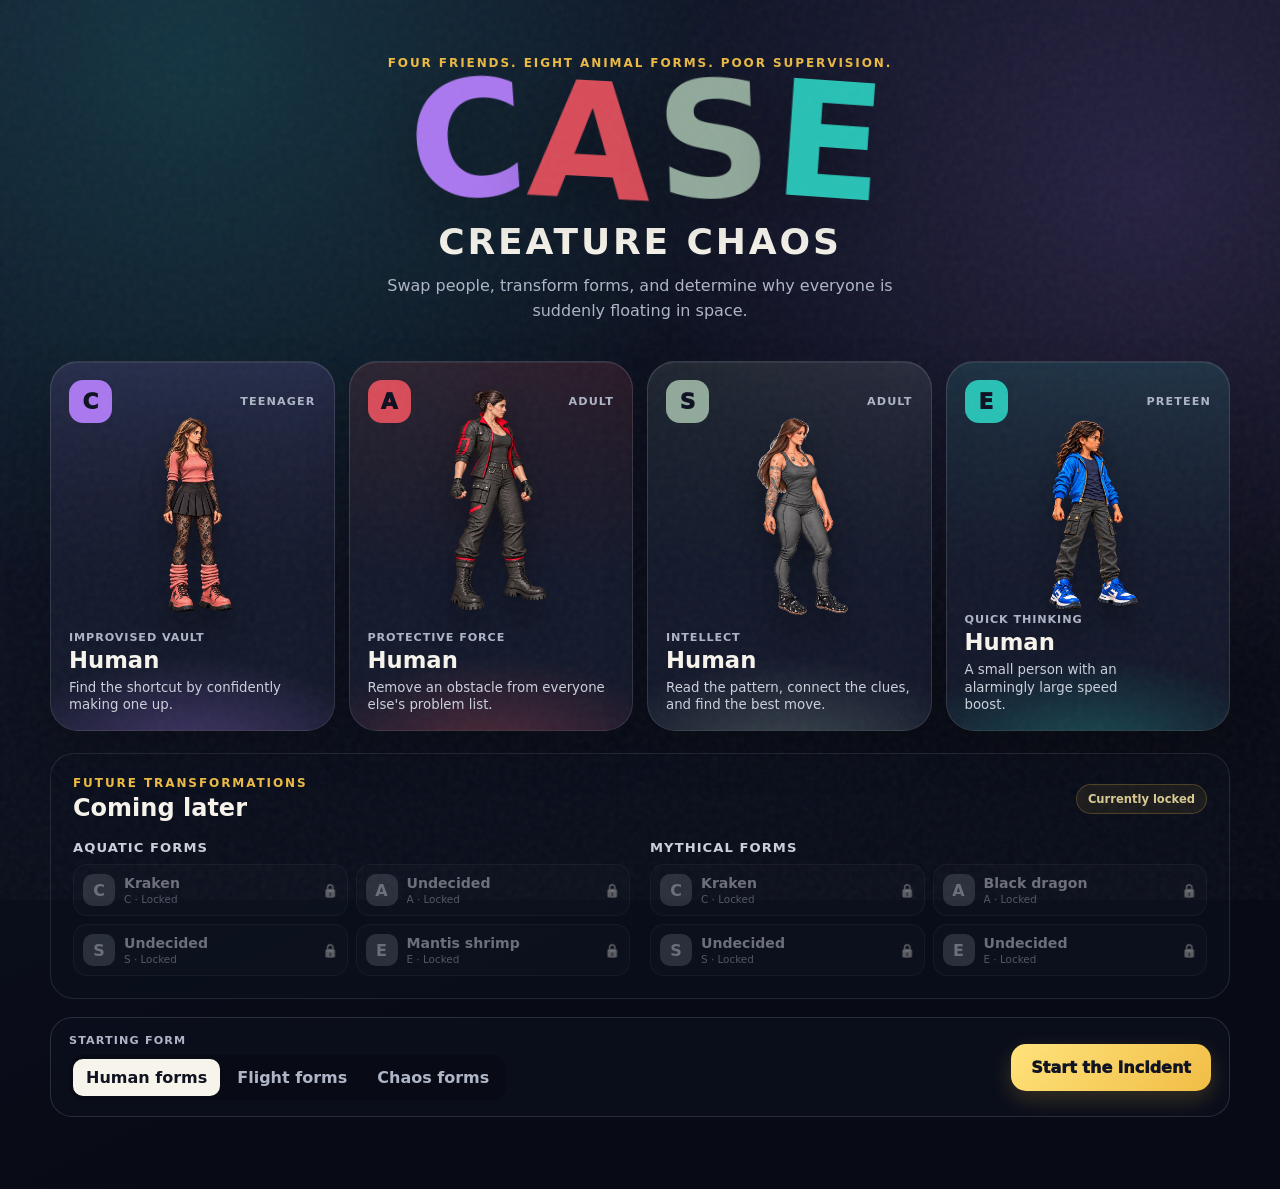
<file: index.html>
<!doctype html>
<html lang="en">
<head>
  <meta charset="utf-8">
  <meta name="viewport" content="width=device-width, initial-scale=1, viewport-fit=cover">
  <meta name="theme-color" content="#101426">
  <title>CASE: Creature Chaos</title>
  <link rel="stylesheet" href="style.css?v=case-20261012-transparent-s">
</head>
<body>
  <div class="grain" aria-hidden="true"></div>

  <main>
    <section id="home" class="screen active" aria-labelledby="game-title">
      <header class="hero">
        <p class="eyebrow">Four friends. Eight animal forms. Poor supervision.</p>
        <h1 id="game-title"><span>C</span><span>A</span><span>S</span><span>E</span></h1>
        <p class="subtitle">Creature Chaos</p>
        <p class="intro">Swap people, transform forms, and determine why everyone is suddenly floating in space.</p>
      </header>

      <div class="roster" id="roster" aria-label="Character roster"></div><section class="locked-forms" aria-labelledby="locked-title">
        <div class="locked-heading"><div><p class="eyebrow">Future transformations</p><h2 id="locked-title">Coming later</h2></div><span>Currently locked</span></div>
        <div class="locked-groups">
          <div class="locked-group"><h3>Aquatic forms</h3><div class="locked-buttons" id="aquatic-forms"></div></div>
          <div class="locked-group"><h3>Mythical forms</h3><div class="locked-buttons" id="mythical-forms"></div></div>
        </div>
      </section>

      <div class="launch-panel">
        <div>
          <p class="launch-label">Starting form</p>
          <div class="segmented" role="group" aria-label="Starting form">
            <button class="form-choice selected" data-mode="human" type="button">Human forms</button>
            <button class="form-choice" data-mode="flight" type="button">Flight forms</button>
            <button class="form-choice" data-mode="chaos" type="button">Chaos forms</button>
          </div>
        </div>
        <button id="start-button" class="primary" type="button">Start the incident</button>
      </div>
    </section>

    <section id="game" class="screen" aria-label="CASE game">
      <div class="game-shell">
        <header class="game-bar">
          <button id="home-button" class="icon-button" type="button" aria-label="Return to character screen">←</button>
          <div class="identity">
            <span id="active-initial" class="initial">C</span>
            <span><strong id="active-animal">C</strong><small id="active-form">Human form</small></span>
          </div>
          <div class="objective"><span id="case-count">0 / 4</span><small id="objective-label">cosmic sparks</small></div>
          <button id="sound-button" class="icon-button" type="button" aria-label="Toggle sound">♪</button>
        </header>

        <div class="canvas-wrap">
          <canvas id="game-canvas" width="1440" height="810" aria-label="Playable CASE level"></canvas>
          <div id="toast" class="toast" role="status"></div>
          <div id="finish-card" class="finish-card" hidden>
            <p class="eyebrow">Incident contained-ish</p>
            <h2>Picnic recovered.</h2>
            <p>Everyone survived. The property value did not.</p>
            <button id="replay-button" class="primary" type="button">Cause it again</button>
          </div>
        </div>

        <div class="character-dock" id="character-dock" aria-label="Switch character"></div>

        <div class="mobile-controls" aria-label="Game controls">
          <div class="move-controls">
            <button data-control="left" aria-label="Move left">◀</button>
            <button data-control="right" aria-label="Move right">▶</button>
          </div>
          <div class="action-controls">
            <button data-control="transform" class="transform" aria-label="Cycle between human, flight, and chaos forms">↻<small>FORM</small></button>
            <button data-control="ability" class="ability">✦<small>ABILITY</small></button>
            <button data-control="special" class="special">R<small>SPECIAL</small></button>
            <button data-control="jump">↑<small>JUMP</small></button>
            <button data-control="down">↓<small>DOWN</small></button>
          </div>
        </div>
      </div>
    </section>
  </main>

  <script src="game-20261022-a-detail-pass.js?v=0826889184d95b0e4888e0c1d57daba30379a984"></script>
</body>
</html>
</file>
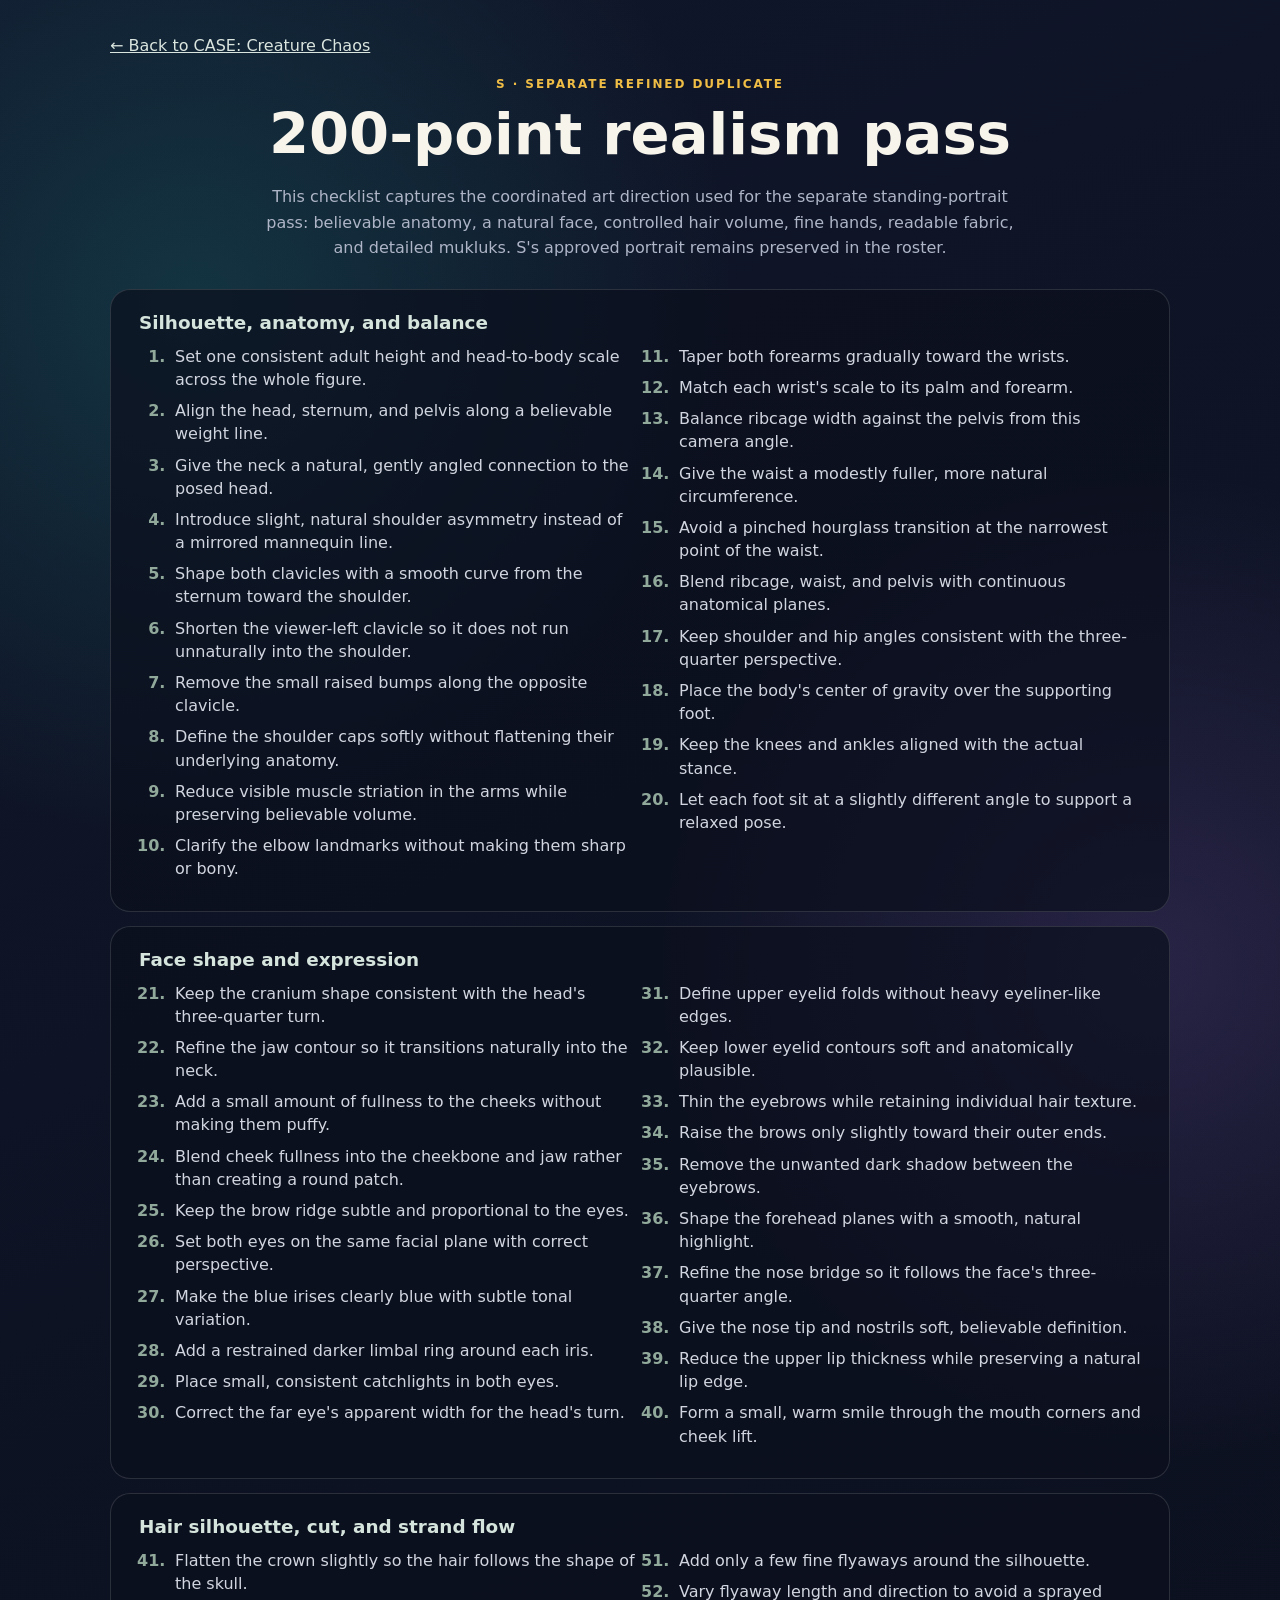
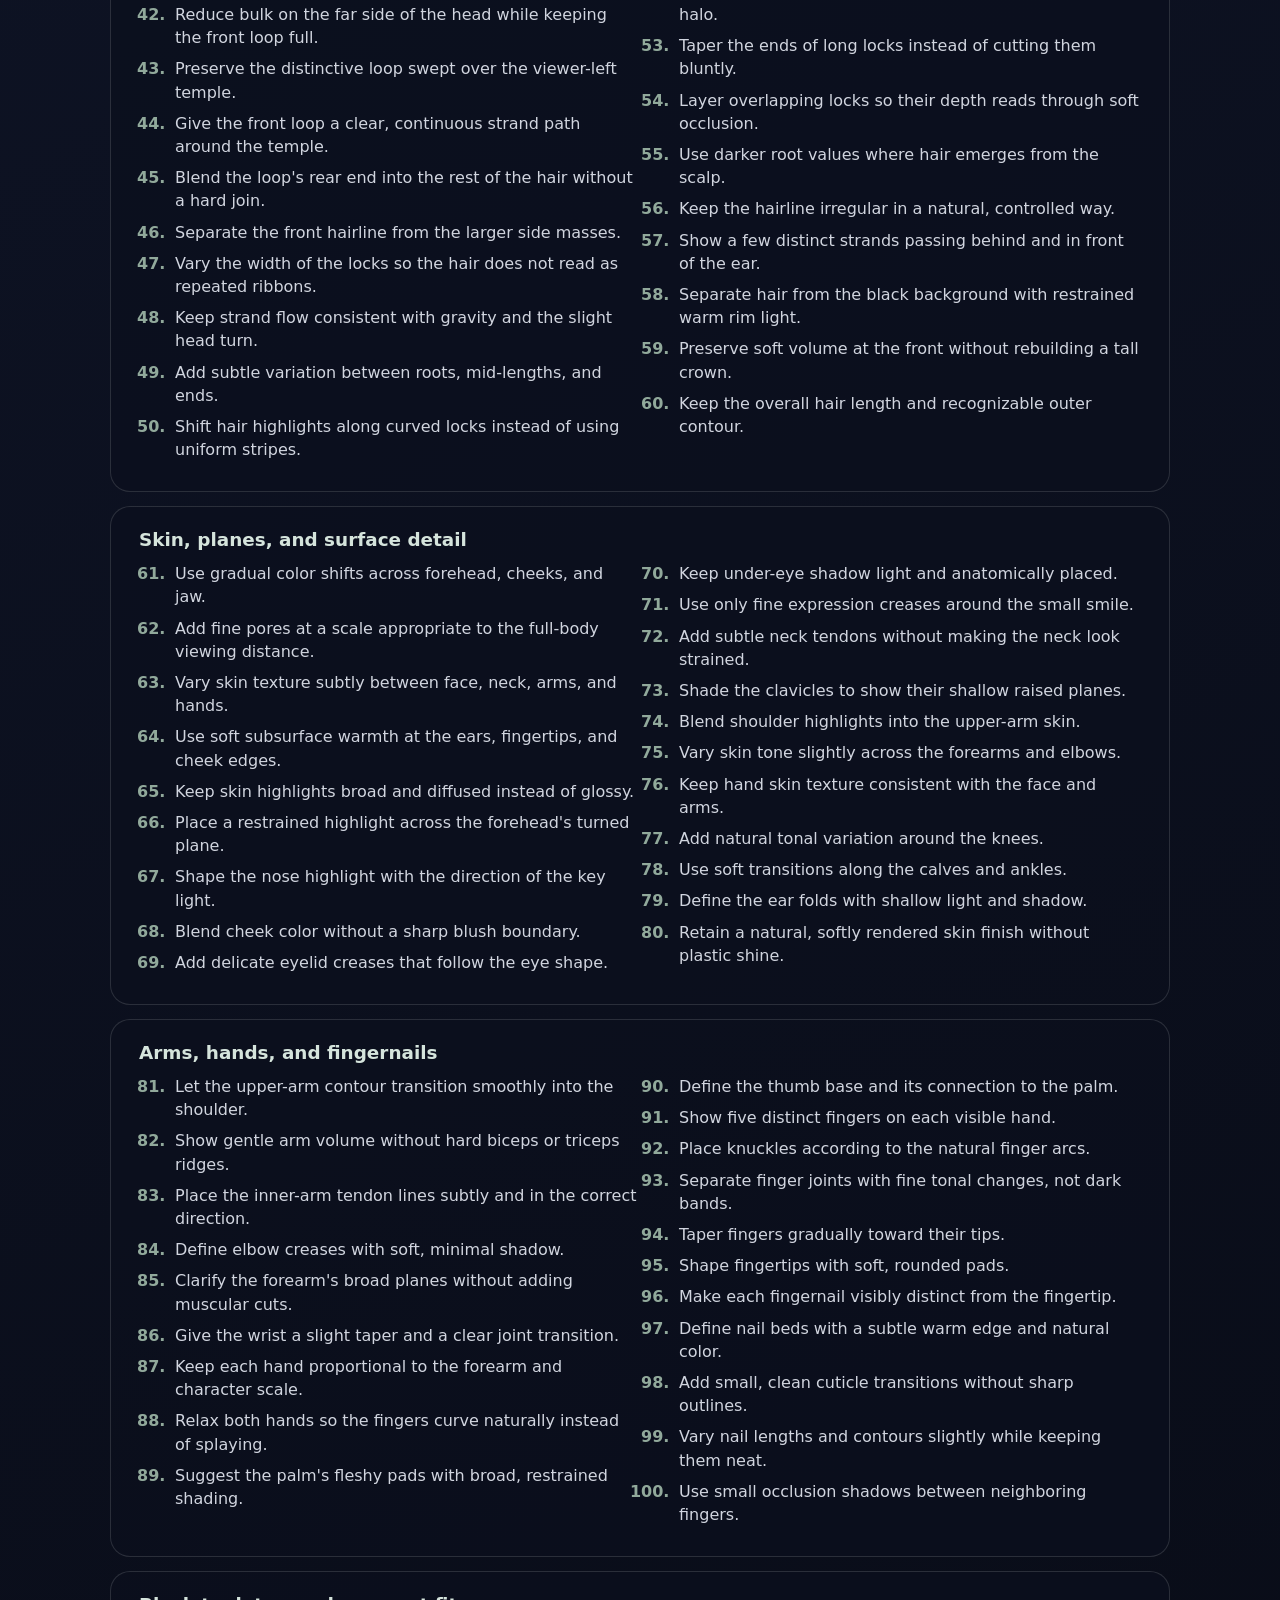
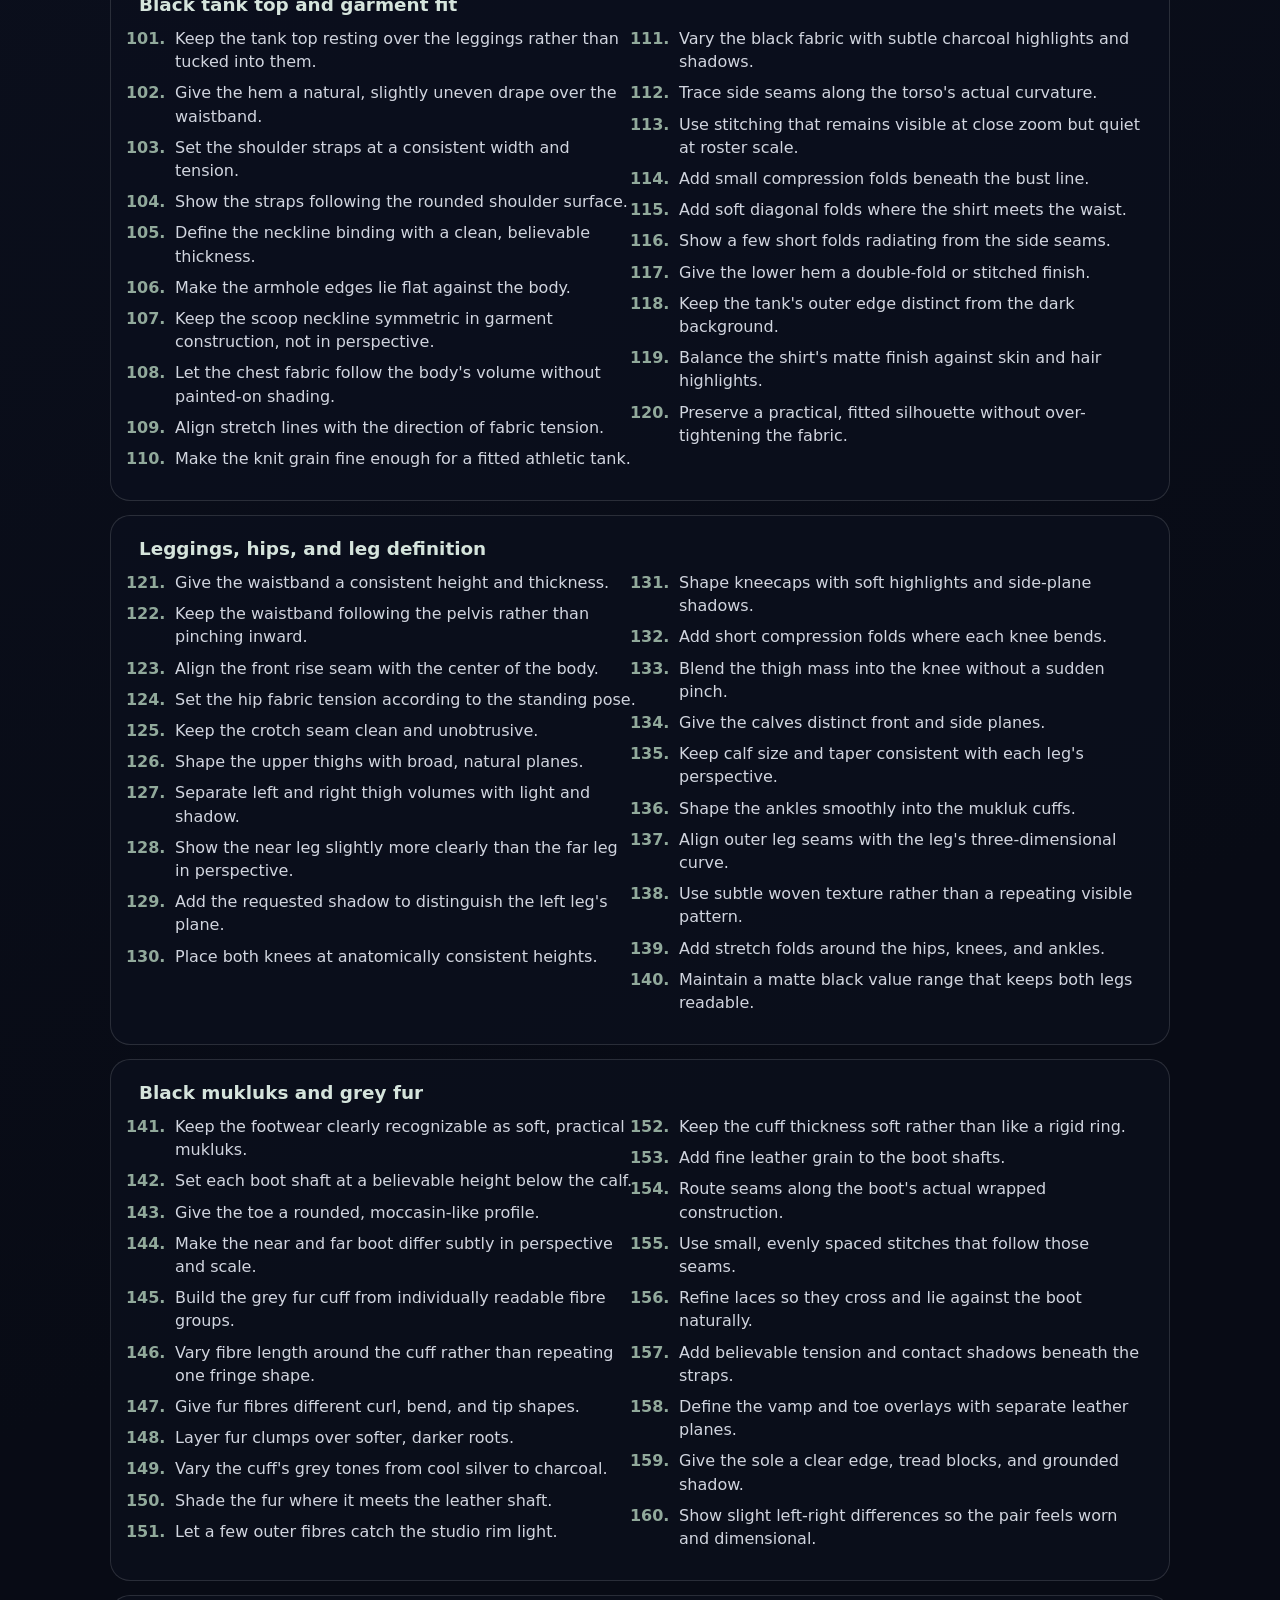
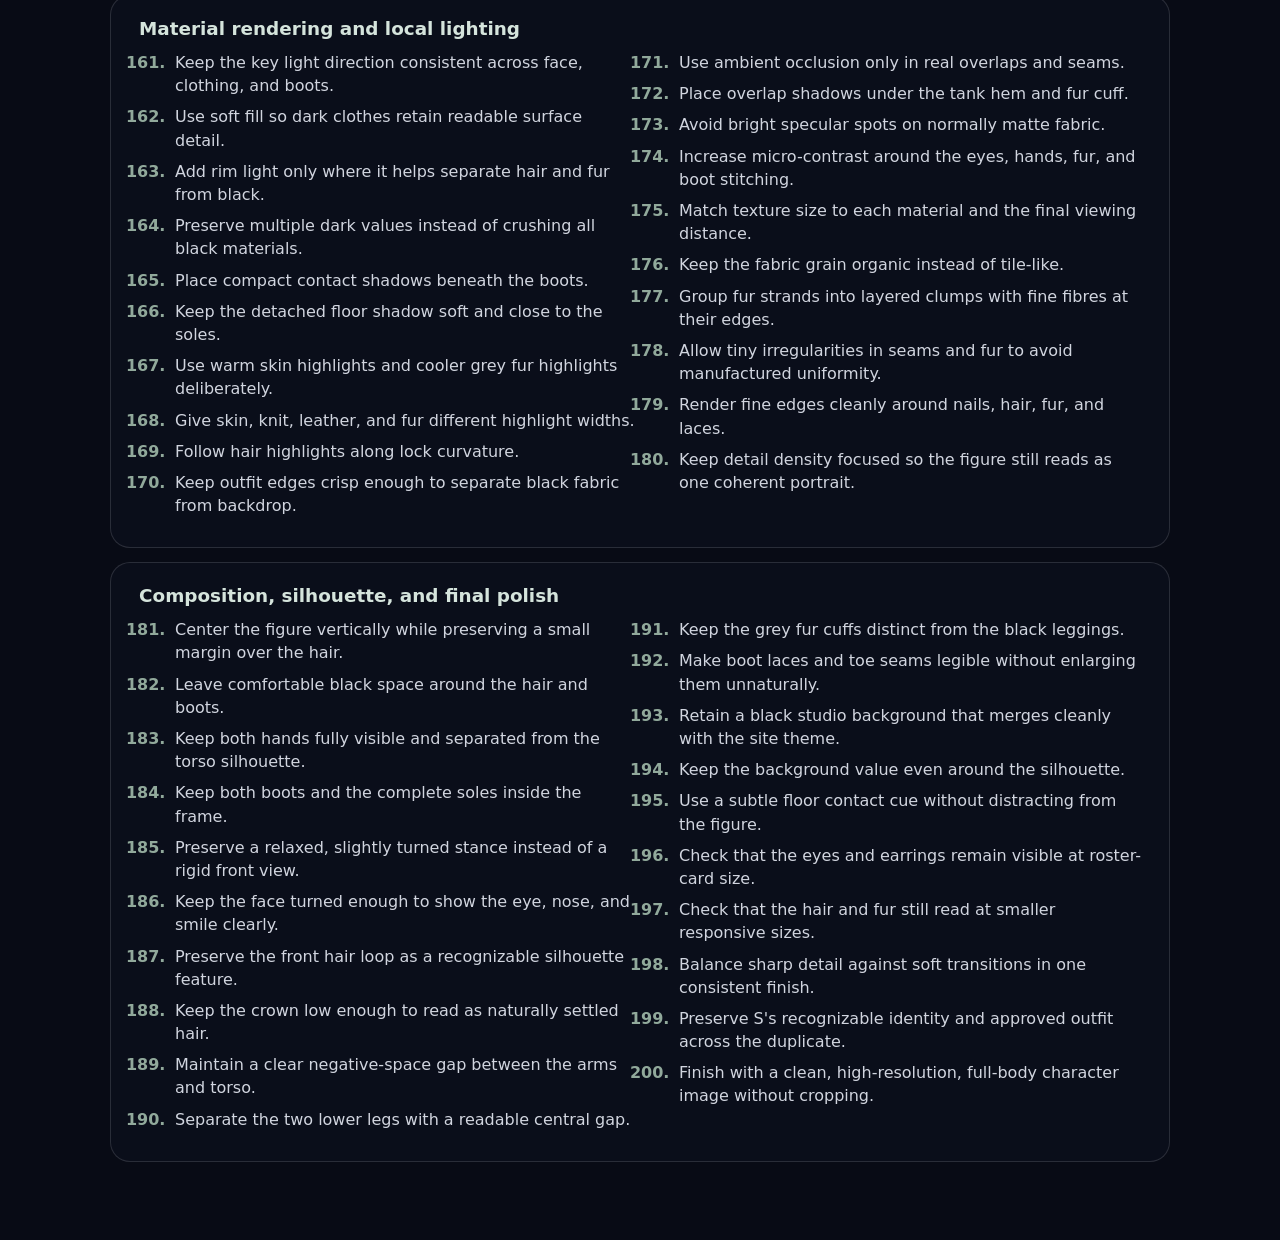
<file: s-human-200-upgrades.html>
<!doctype html>
<html lang="en">
<head>
  <meta charset="utf-8">
  <meta name="viewport" content="width=device-width, initial-scale=1">
  <meta name="theme-color" content="#101426">
  <title>S · 200-point realism pass | CASE: Creature Chaos</title>
  <link rel="stylesheet" href="style.css?v=case-20261011-57">
  <style>
    .upgrade-page { width: min(1060px, calc(100% - 32px)); margin: 0 auto; padding: 36px 0 64px; }
    .upgrade-page header { max-width: 760px; margin: 0 auto 28px; text-align: center; }
    .upgrade-page h1 { margin: 0; font-size: clamp(2rem, 6vw, 3.6rem); }
    .upgrade-page header p:not(.eyebrow) { color: var(--muted); line-height: 1.6; }
    .upgrade-back { display: inline-block; margin-bottom: 22px; color: #dbe5df; }
    .upgrade-group { margin: 14px 0; padding: 22px clamp(16px, 3vw, 28px); border: 1px solid var(--line); border-radius: 20px; background: rgba(12,16,30,.72); }
    .upgrade-group h2 { margin: 0 0 12px; font-size: 1.15rem; color: #d5e4dc; }
    .upgrade-group ol { margin: 0; padding-left: 2rem; columns: 2; column-gap: 38px; }
    .upgrade-group li { break-inside: avoid; padding: 0 0 8px 4px; color: #d1d5df; line-height: 1.45; }
    .upgrade-group li::marker { color: var(--sage); font-weight: 800; }
    @media (max-width: 700px) { .upgrade-group ol { columns: 1; } }
  </style>
</head>
<body>
  <main class="upgrade-page">
    <a class="upgrade-back" href="./">← Back to CASE: Creature Chaos</a>
    <header>
      <p class="eyebrow">S · separate refined duplicate</p>
      <h1>200-point realism pass</h1>
      <p>This checklist captures the coordinated art direction used for the separate standing-portrait pass: believable anatomy, a natural face, controlled hair volume, fine hands, readable fabric, and detailed mukluks. S's approved portrait remains preserved in the roster.</p>
    </header>
    <section class="upgrade-group"><h2>Silhouette, anatomy, and balance</h2><ol start="1"><li>Set one consistent adult height and head-to-body scale across the whole figure.</li><li>Align the head, sternum, and pelvis along a believable weight line.</li><li>Give the neck a natural, gently angled connection to the posed head.</li><li>Introduce slight, natural shoulder asymmetry instead of a mirrored mannequin line.</li><li>Shape both clavicles with a smooth curve from the sternum toward the shoulder.</li><li>Shorten the viewer-left clavicle so it does not run unnaturally into the shoulder.</li><li>Remove the small raised bumps along the opposite clavicle.</li><li>Define the shoulder caps softly without flattening their underlying anatomy.</li><li>Reduce visible muscle striation in the arms while preserving believable volume.</li><li>Clarify the elbow landmarks without making them sharp or bony.</li><li>Taper both forearms gradually toward the wrists.</li><li>Match each wrist's scale to its palm and forearm.</li><li>Balance ribcage width against the pelvis from this camera angle.</li><li>Give the waist a modestly fuller, more natural circumference.</li><li>Avoid a pinched hourglass transition at the narrowest point of the waist.</li><li>Blend ribcage, waist, and pelvis with continuous anatomical planes.</li><li>Keep shoulder and hip angles consistent with the three-quarter perspective.</li><li>Place the body's center of gravity over the supporting foot.</li><li>Keep the knees and ankles aligned with the actual stance.</li><li>Let each foot sit at a slightly different angle to support a relaxed pose.</li></ol></section>
<section class="upgrade-group"><h2>Face shape and expression</h2><ol start="21"><li>Keep the cranium shape consistent with the head's three-quarter turn.</li><li>Refine the jaw contour so it transitions naturally into the neck.</li><li>Add a small amount of fullness to the cheeks without making them puffy.</li><li>Blend cheek fullness into the cheekbone and jaw rather than creating a round patch.</li><li>Keep the brow ridge subtle and proportional to the eyes.</li><li>Set both eyes on the same facial plane with correct perspective.</li><li>Make the blue irises clearly blue with subtle tonal variation.</li><li>Add a restrained darker limbal ring around each iris.</li><li>Place small, consistent catchlights in both eyes.</li><li>Correct the far eye's apparent width for the head's turn.</li><li>Define upper eyelid folds without heavy eyeliner-like edges.</li><li>Keep lower eyelid contours soft and anatomically plausible.</li><li>Thin the eyebrows while retaining individual hair texture.</li><li>Raise the brows only slightly toward their outer ends.</li><li>Remove the unwanted dark shadow between the eyebrows.</li><li>Shape the forehead planes with a smooth, natural highlight.</li><li>Refine the nose bridge so it follows the face's three-quarter angle.</li><li>Give the nose tip and nostrils soft, believable definition.</li><li>Reduce the upper lip thickness while preserving a natural lip edge.</li><li>Form a small, warm smile through the mouth corners and cheek lift.</li></ol></section>
<section class="upgrade-group"><h2>Hair silhouette, cut, and strand flow</h2><ol start="41"><li>Flatten the crown slightly so the hair follows the shape of the skull.</li><li>Reduce bulk on the far side of the head while keeping the front loop full.</li><li>Preserve the distinctive loop swept over the viewer-left temple.</li><li>Give the front loop a clear, continuous strand path around the temple.</li><li>Blend the loop's rear end into the rest of the hair without a hard join.</li><li>Separate the front hairline from the larger side masses.</li><li>Vary the width of the locks so the hair does not read as repeated ribbons.</li><li>Keep strand flow consistent with gravity and the slight head turn.</li><li>Add subtle variation between roots, mid-lengths, and ends.</li><li>Shift hair highlights along curved locks instead of using uniform stripes.</li><li>Add only a few fine flyaways around the silhouette.</li><li>Vary flyaway length and direction to avoid a sprayed halo.</li><li>Taper the ends of long locks instead of cutting them bluntly.</li><li>Layer overlapping locks so their depth reads through soft occlusion.</li><li>Use darker root values where hair emerges from the scalp.</li><li>Keep the hairline irregular in a natural, controlled way.</li><li>Show a few distinct strands passing behind and in front of the ear.</li><li>Separate hair from the black background with restrained warm rim light.</li><li>Preserve soft volume at the front without rebuilding a tall crown.</li><li>Keep the overall hair length and recognizable outer contour.</li></ol></section>
<section class="upgrade-group"><h2>Skin, planes, and surface detail</h2><ol start="61"><li>Use gradual color shifts across forehead, cheeks, and jaw.</li><li>Add fine pores at a scale appropriate to the full-body viewing distance.</li><li>Vary skin texture subtly between face, neck, arms, and hands.</li><li>Use soft subsurface warmth at the ears, fingertips, and cheek edges.</li><li>Keep skin highlights broad and diffused instead of glossy.</li><li>Place a restrained highlight across the forehead's turned plane.</li><li>Shape the nose highlight with the direction of the key light.</li><li>Blend cheek color without a sharp blush boundary.</li><li>Add delicate eyelid creases that follow the eye shape.</li><li>Keep under-eye shadow light and anatomically placed.</li><li>Use only fine expression creases around the small smile.</li><li>Add subtle neck tendons without making the neck look strained.</li><li>Shade the clavicles to show their shallow raised planes.</li><li>Blend shoulder highlights into the upper-arm skin.</li><li>Vary skin tone slightly across the forearms and elbows.</li><li>Keep hand skin texture consistent with the face and arms.</li><li>Add natural tonal variation around the knees.</li><li>Use soft transitions along the calves and ankles.</li><li>Define the ear folds with shallow light and shadow.</li><li>Retain a natural, softly rendered skin finish without plastic shine.</li></ol></section>
<section class="upgrade-group"><h2>Arms, hands, and fingernails</h2><ol start="81"><li>Let the upper-arm contour transition smoothly into the shoulder.</li><li>Show gentle arm volume without hard biceps or triceps ridges.</li><li>Place the inner-arm tendon lines subtly and in the correct direction.</li><li>Define elbow creases with soft, minimal shadow.</li><li>Clarify the forearm's broad planes without adding muscular cuts.</li><li>Give the wrist a slight taper and a clear joint transition.</li><li>Keep each hand proportional to the forearm and character scale.</li><li>Relax both hands so the fingers curve naturally instead of splaying.</li><li>Suggest the palm's fleshy pads with broad, restrained shading.</li><li>Define the thumb base and its connection to the palm.</li><li>Show five distinct fingers on each visible hand.</li><li>Place knuckles according to the natural finger arcs.</li><li>Separate finger joints with fine tonal changes, not dark bands.</li><li>Taper fingers gradually toward their tips.</li><li>Shape fingertips with soft, rounded pads.</li><li>Make each fingernail visibly distinct from the fingertip.</li><li>Define nail beds with a subtle warm edge and natural color.</li><li>Add small, clean cuticle transitions without sharp outlines.</li><li>Vary nail lengths and contours slightly while keeping them neat.</li><li>Use small occlusion shadows between neighboring fingers.</li></ol></section>
<section class="upgrade-group"><h2>Black tank top and garment fit</h2><ol start="101"><li>Keep the tank top resting over the leggings rather than tucked into them.</li><li>Give the hem a natural, slightly uneven drape over the waistband.</li><li>Set the shoulder straps at a consistent width and tension.</li><li>Show the straps following the rounded shoulder surface.</li><li>Define the neckline binding with a clean, believable thickness.</li><li>Make the armhole edges lie flat against the body.</li><li>Keep the scoop neckline symmetric in garment construction, not in perspective.</li><li>Let the chest fabric follow the body's volume without painted-on shading.</li><li>Align stretch lines with the direction of fabric tension.</li><li>Make the knit grain fine enough for a fitted athletic tank.</li><li>Vary the black fabric with subtle charcoal highlights and shadows.</li><li>Trace side seams along the torso's actual curvature.</li><li>Use stitching that remains visible at close zoom but quiet at roster scale.</li><li>Add small compression folds beneath the bust line.</li><li>Add soft diagonal folds where the shirt meets the waist.</li><li>Show a few short folds radiating from the side seams.</li><li>Give the lower hem a double-fold or stitched finish.</li><li>Keep the tank's outer edge distinct from the dark background.</li><li>Balance the shirt's matte finish against skin and hair highlights.</li><li>Preserve a practical, fitted silhouette without over-tightening the fabric.</li></ol></section>
<section class="upgrade-group"><h2>Leggings, hips, and leg definition</h2><ol start="121"><li>Give the waistband a consistent height and thickness.</li><li>Keep the waistband following the pelvis rather than pinching inward.</li><li>Align the front rise seam with the center of the body.</li><li>Set the hip fabric tension according to the standing pose.</li><li>Keep the crotch seam clean and unobtrusive.</li><li>Shape the upper thighs with broad, natural planes.</li><li>Separate left and right thigh volumes with light and shadow.</li><li>Show the near leg slightly more clearly than the far leg in perspective.</li><li>Add the requested shadow to distinguish the left leg's plane.</li><li>Place both knees at anatomically consistent heights.</li><li>Shape kneecaps with soft highlights and side-plane shadows.</li><li>Add short compression folds where each knee bends.</li><li>Blend the thigh mass into the knee without a sudden pinch.</li><li>Give the calves distinct front and side planes.</li><li>Keep calf size and taper consistent with each leg's perspective.</li><li>Shape the ankles smoothly into the mukluk cuffs.</li><li>Align outer leg seams with the leg's three-dimensional curve.</li><li>Use subtle woven texture rather than a repeating visible pattern.</li><li>Add stretch folds around the hips, knees, and ankles.</li><li>Maintain a matte black value range that keeps both legs readable.</li></ol></section>
<section class="upgrade-group"><h2>Black mukluks and grey fur</h2><ol start="141"><li>Keep the footwear clearly recognizable as soft, practical mukluks.</li><li>Set each boot shaft at a believable height below the calf.</li><li>Give the toe a rounded, moccasin-like profile.</li><li>Make the near and far boot differ subtly in perspective and scale.</li><li>Build the grey fur cuff from individually readable fibre groups.</li><li>Vary fibre length around the cuff rather than repeating one fringe shape.</li><li>Give fur fibres different curl, bend, and tip shapes.</li><li>Layer fur clumps over softer, darker roots.</li><li>Vary the cuff's grey tones from cool silver to charcoal.</li><li>Shade the fur where it meets the leather shaft.</li><li>Let a few outer fibres catch the studio rim light.</li><li>Keep the cuff thickness soft rather than like a rigid ring.</li><li>Add fine leather grain to the boot shafts.</li><li>Route seams along the boot's actual wrapped construction.</li><li>Use small, evenly spaced stitches that follow those seams.</li><li>Refine laces so they cross and lie against the boot naturally.</li><li>Add believable tension and contact shadows beneath the straps.</li><li>Define the vamp and toe overlays with separate leather planes.</li><li>Give the sole a clear edge, tread blocks, and grounded shadow.</li><li>Show slight left-right differences so the pair feels worn and dimensional.</li></ol></section>
<section class="upgrade-group"><h2>Material rendering and local lighting</h2><ol start="161"><li>Keep the key light direction consistent across face, clothing, and boots.</li><li>Use soft fill so dark clothes retain readable surface detail.</li><li>Add rim light only where it helps separate hair and fur from black.</li><li>Preserve multiple dark values instead of crushing all black materials.</li><li>Place compact contact shadows beneath the boots.</li><li>Keep the detached floor shadow soft and close to the soles.</li><li>Use warm skin highlights and cooler grey fur highlights deliberately.</li><li>Give skin, knit, leather, and fur different highlight widths.</li><li>Follow hair highlights along lock curvature.</li><li>Keep outfit edges crisp enough to separate black fabric from backdrop.</li><li>Use ambient occlusion only in real overlaps and seams.</li><li>Place overlap shadows under the tank hem and fur cuff.</li><li>Avoid bright specular spots on normally matte fabric.</li><li>Increase micro-contrast around the eyes, hands, fur, and boot stitching.</li><li>Match texture size to each material and the final viewing distance.</li><li>Keep the fabric grain organic instead of tile-like.</li><li>Group fur strands into layered clumps with fine fibres at their edges.</li><li>Allow tiny irregularities in seams and fur to avoid manufactured uniformity.</li><li>Render fine edges cleanly around nails, hair, fur, and laces.</li><li>Keep detail density focused so the figure still reads as one coherent portrait.</li></ol></section>
<section class="upgrade-group"><h2>Composition, silhouette, and final polish</h2><ol start="181"><li>Center the figure vertically while preserving a small margin over the hair.</li><li>Leave comfortable black space around the hair and boots.</li><li>Keep both hands fully visible and separated from the torso silhouette.</li><li>Keep both boots and the complete soles inside the frame.</li><li>Preserve a relaxed, slightly turned stance instead of a rigid front view.</li><li>Keep the face turned enough to show the eye, nose, and smile clearly.</li><li>Preserve the front hair loop as a recognizable silhouette feature.</li><li>Keep the crown low enough to read as naturally settled hair.</li><li>Maintain a clear negative-space gap between the arms and torso.</li><li>Separate the two lower legs with a readable central gap.</li><li>Keep the grey fur cuffs distinct from the black leggings.</li><li>Make boot laces and toe seams legible without enlarging them unnaturally.</li><li>Retain a black studio background that merges cleanly with the site theme.</li><li>Keep the background value even around the silhouette.</li><li>Use a subtle floor contact cue without distracting from the figure.</li><li>Check that the eyes and earrings remain visible at roster-card size.</li><li>Check that the hair and fur still read at smaller responsive sizes.</li><li>Balance sharp detail against soft transitions in one consistent finish.</li><li>Preserve S's recognizable identity and approved outfit across the duplicate.</li><li>Finish with a clean, high-resolution, full-body character image without cropping.</li></ol></section>
  </main>
</body>
</html>
</file>
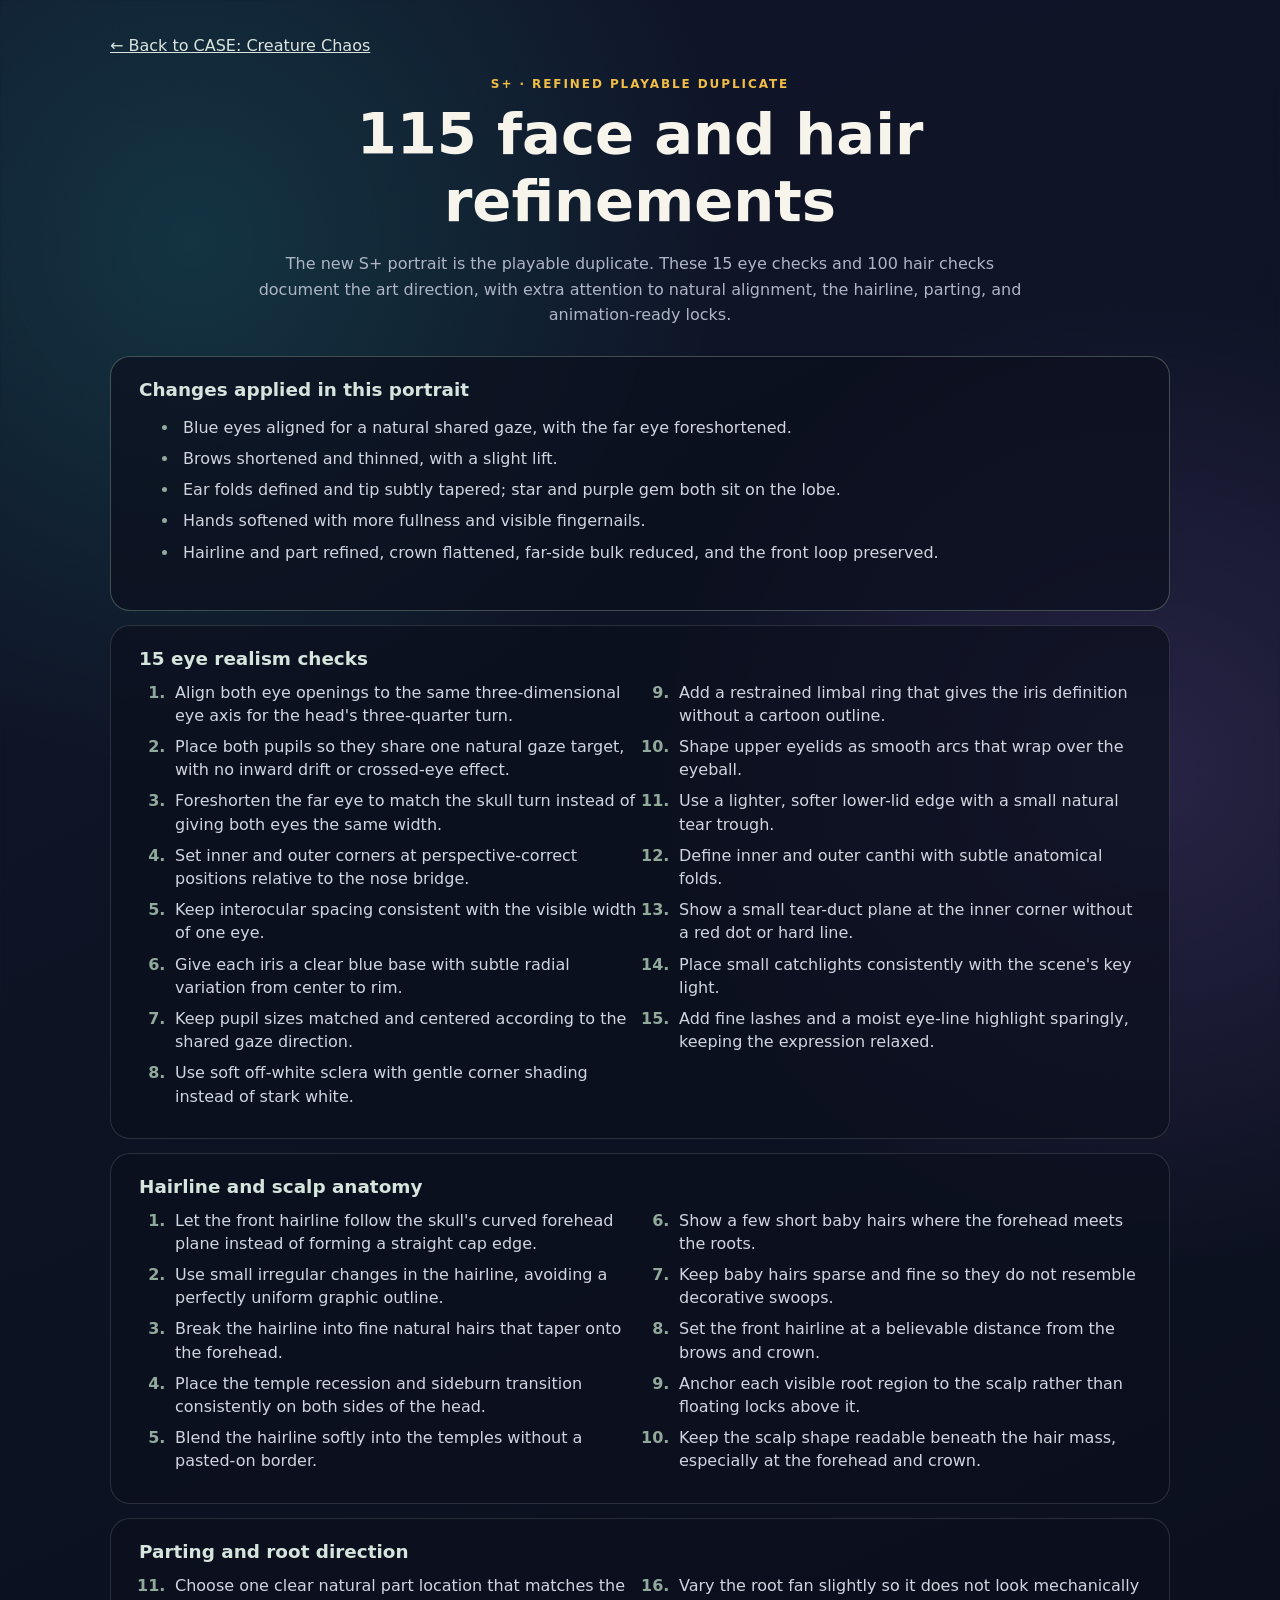
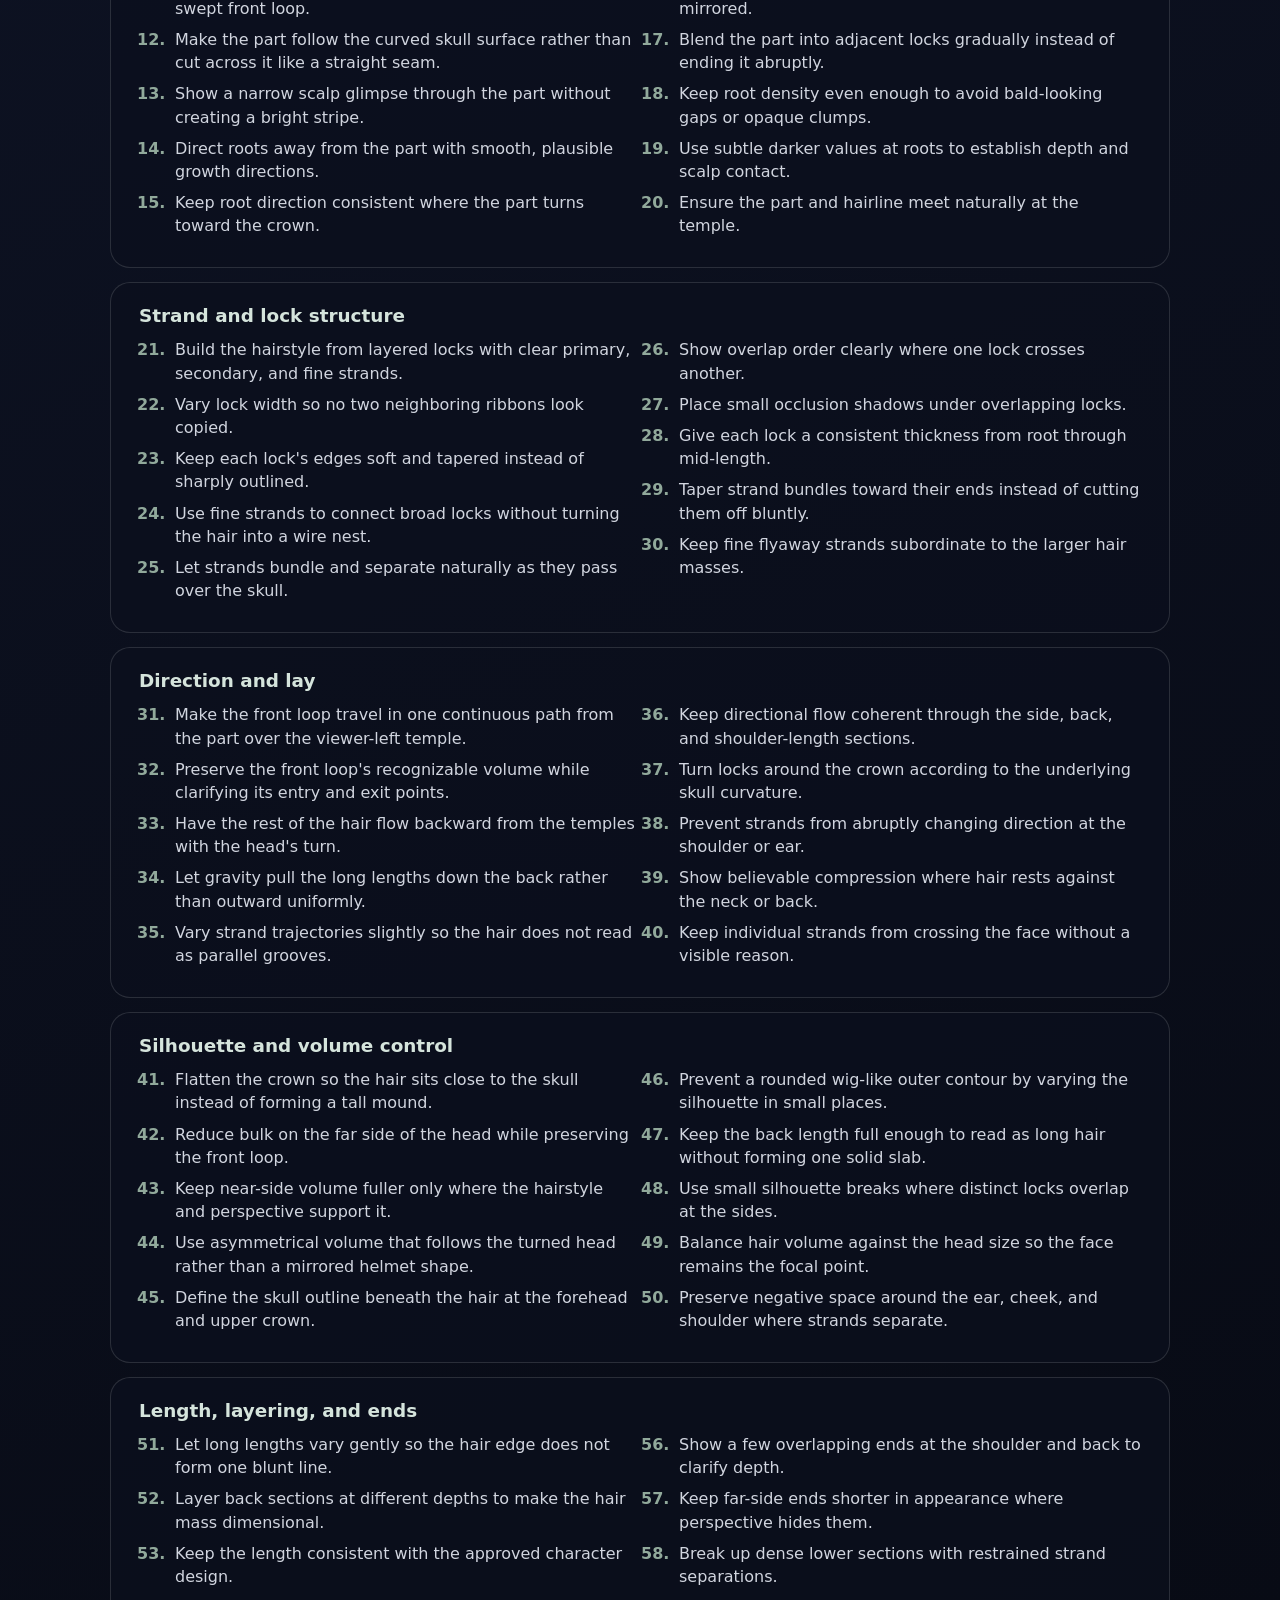
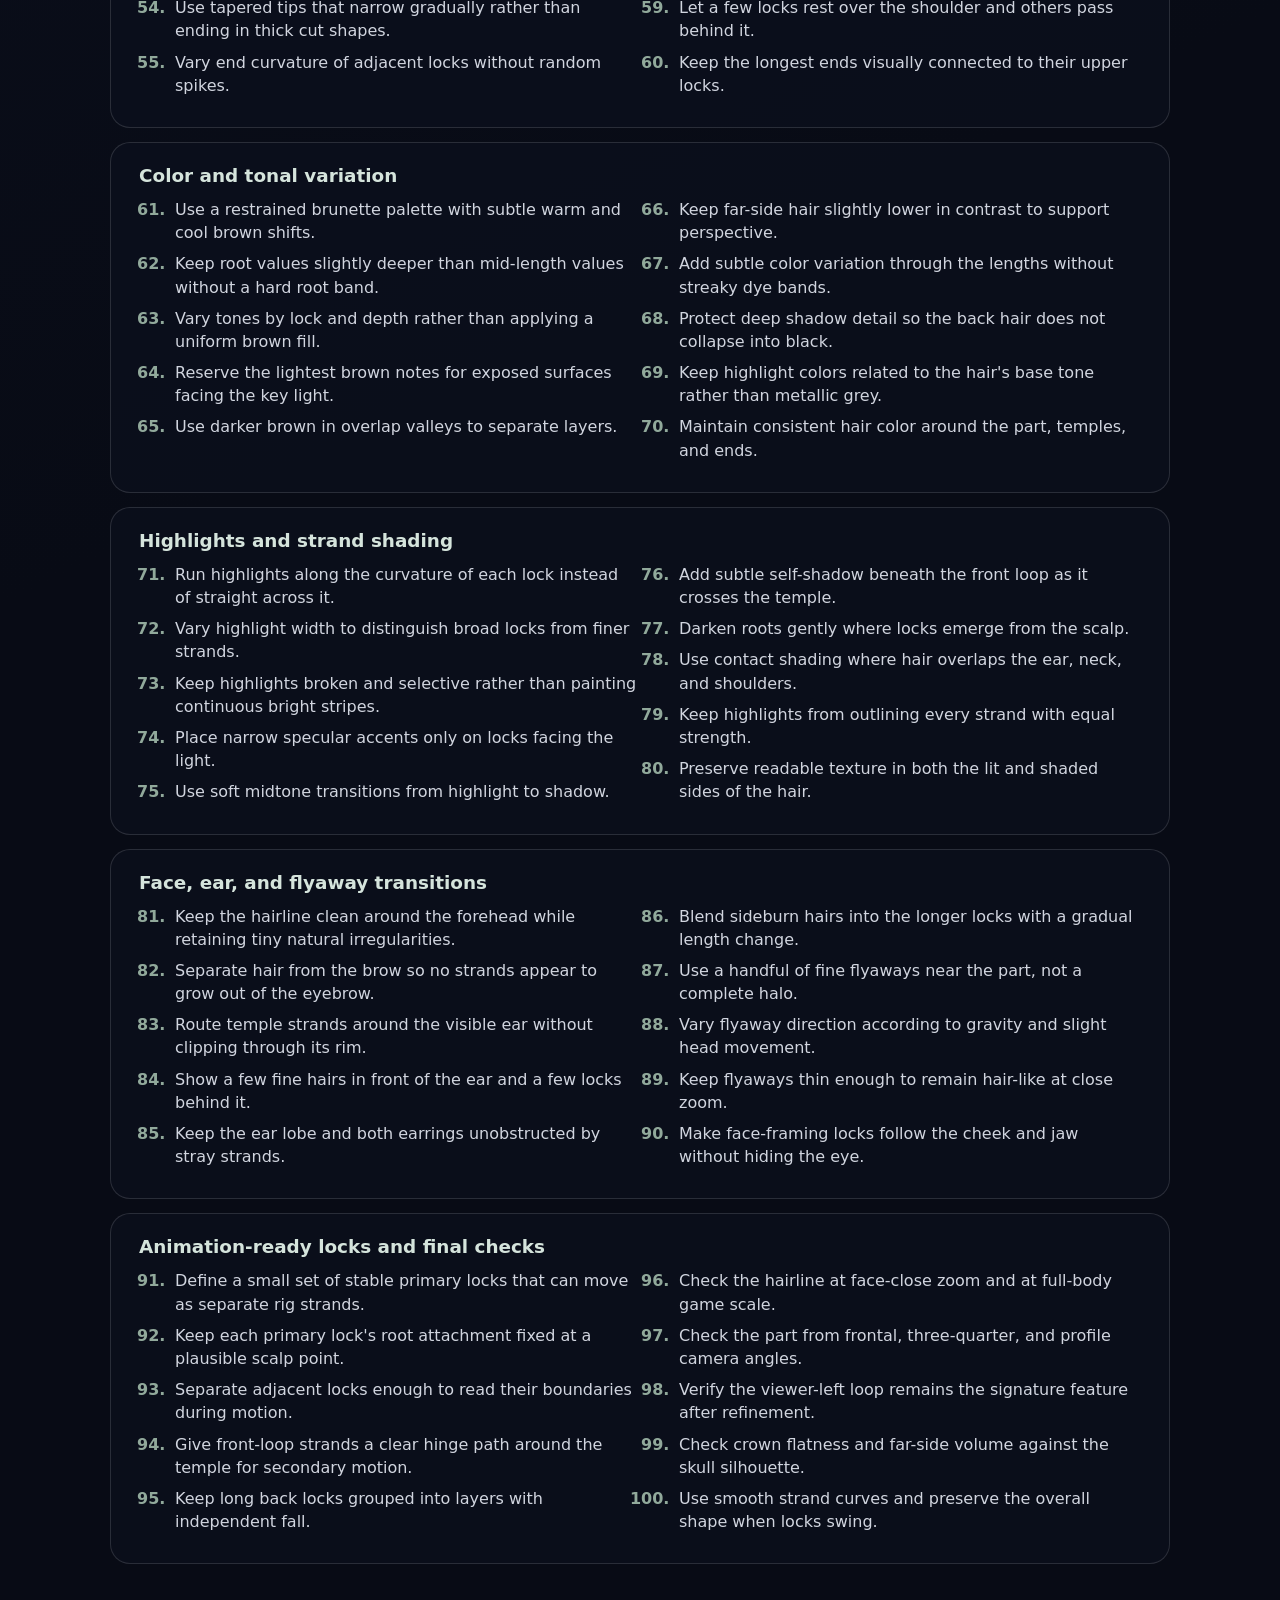
<file: s-human-eyes-hair-115-upgrades.html>
<!doctype html>
<html lang="en">
<head>
<meta charset="utf-8"><meta name="viewport" content="width=device-width, initial-scale=1"><meta name="theme-color" content="#101426">
<title>S+ · eye and hair refinement | CASE: Creature Chaos</title>
<link rel="stylesheet" href="style.css?v=case-20261011-splus">
<style>
.upgrade-page{width:min(1060px,calc(100% - 32px));margin:0 auto;padding:36px 0 64px}.upgrade-page header{max-width:790px;margin:0 auto 28px;text-align:center}.upgrade-page h1{margin:0;font-size:clamp(2rem,6vw,3.6rem)}.upgrade-page header p:not(.eyebrow){color:var(--muted);line-height:1.6}.upgrade-back{display:inline-block;margin-bottom:22px;color:#dbe5df}.upgrade-group{margin:14px 0;padding:22px clamp(16px,3vw,28px);border:1px solid var(--line);border-radius:20px;background:rgba(12,16,30,.72)}.upgrade-group h2{margin:0 0 12px;font-size:1.15rem;color:#d5e4dc}.upgrade-group ol{margin:0;padding-left:2rem;columns:2;column-gap:38px}.upgrade-group li{break-inside:avoid;padding:0 0 8px 4px;color:#d1d5df;line-height:1.45}.upgrade-group li::marker{color:var(--sage);font-weight:800}.applied{border-color:rgba(145,169,155,.4)}@media(max-width:700px){.upgrade-group ol{columns:1}}
</style></head>
<body><main class="upgrade-page">
<a class="upgrade-back" href="./">← Back to CASE: Creature Chaos</a>
<header><p class="eyebrow">S+ · refined playable duplicate</p><h1>115 face and hair refinements</h1>
<p>The new S+ portrait is the playable duplicate. These 15 eye checks and 100 hair checks document the art direction, with extra attention to natural alignment, the hairline, parting, and animation-ready locks.</p></header>
<section class="upgrade-group applied"><h2>Changes applied in this portrait</h2><ul>
<li>Blue eyes aligned for a natural shared gaze, with the far eye foreshortened.</li>
<li>Brows shortened and thinned, with a slight lift.</li>
<li>Ear folds defined and tip subtly tapered; star and purple gem both sit on the lobe.</li>
<li>Hands softened with more fullness and visible fingernails.</li>
<li>Hairline and part refined, crown flattened, far-side bulk reduced, and the front loop preserved.</li>
</ul></section>
<section class="upgrade-group"><h2>15 eye realism checks</h2><ol start="1"><li>Align both eye openings to the same three-dimensional eye axis for the head's three-quarter turn.</li><li>Place both pupils so they share one natural gaze target, with no inward drift or crossed-eye effect.</li><li>Foreshorten the far eye to match the skull turn instead of giving both eyes the same width.</li><li>Set inner and outer corners at perspective-correct positions relative to the nose bridge.</li><li>Keep interocular spacing consistent with the visible width of one eye.</li><li>Give each iris a clear blue base with subtle radial variation from center to rim.</li><li>Keep pupil sizes matched and centered according to the shared gaze direction.</li><li>Use soft off-white sclera with gentle corner shading instead of stark white.</li><li>Add a restrained limbal ring that gives the iris definition without a cartoon outline.</li><li>Shape upper eyelids as smooth arcs that wrap over the eyeball.</li><li>Use a lighter, softer lower-lid edge with a small natural tear trough.</li><li>Define inner and outer canthi with subtle anatomical folds.</li><li>Show a small tear-duct plane at the inner corner without a red dot or hard line.</li><li>Place small catchlights consistently with the scene's key light.</li><li>Add fine lashes and a moist eye-line highlight sparingly, keeping the expression relaxed.</li></ol></section>
<section class="upgrade-group"><h2>Hairline and scalp anatomy</h2><ol start="1"><li>Let the front hairline follow the skull's curved forehead plane instead of forming a straight cap edge.</li><li>Use small irregular changes in the hairline, avoiding a perfectly uniform graphic outline.</li><li>Break the hairline into fine natural hairs that taper onto the forehead.</li><li>Place the temple recession and sideburn transition consistently on both sides of the head.</li><li>Blend the hairline softly into the temples without a pasted-on border.</li><li>Show a few short baby hairs where the forehead meets the roots.</li><li>Keep baby hairs sparse and fine so they do not resemble decorative swoops.</li><li>Set the front hairline at a believable distance from the brows and crown.</li><li>Anchor each visible root region to the scalp rather than floating locks above it.</li><li>Keep the scalp shape readable beneath the hair mass, especially at the forehead and crown.</li></ol></section>
<section class="upgrade-group"><h2>Parting and root direction</h2><ol start="11"><li>Choose one clear natural part location that matches the swept front loop.</li><li>Make the part follow the curved skull surface rather than cut across it like a straight seam.</li><li>Show a narrow scalp glimpse through the part without creating a bright stripe.</li><li>Direct roots away from the part with smooth, plausible growth directions.</li><li>Keep root direction consistent where the part turns toward the crown.</li><li>Vary the root fan slightly so it does not look mechanically mirrored.</li><li>Blend the part into adjacent locks gradually instead of ending it abruptly.</li><li>Keep root density even enough to avoid bald-looking gaps or opaque clumps.</li><li>Use subtle darker values at roots to establish depth and scalp contact.</li><li>Ensure the part and hairline meet naturally at the temple.</li></ol></section>
<section class="upgrade-group"><h2>Strand and lock structure</h2><ol start="21"><li>Build the hairstyle from layered locks with clear primary, secondary, and fine strands.</li><li>Vary lock width so no two neighboring ribbons look copied.</li><li>Keep each lock's edges soft and tapered instead of sharply outlined.</li><li>Use fine strands to connect broad locks without turning the hair into a wire nest.</li><li>Let strands bundle and separate naturally as they pass over the skull.</li><li>Show overlap order clearly where one lock crosses another.</li><li>Place small occlusion shadows under overlapping locks.</li><li>Give each lock a consistent thickness from root through mid-length.</li><li>Taper strand bundles toward their ends instead of cutting them off bluntly.</li><li>Keep fine flyaway strands subordinate to the larger hair masses.</li></ol></section>
<section class="upgrade-group"><h2>Direction and lay</h2><ol start="31"><li>Make the front loop travel in one continuous path from the part over the viewer-left temple.</li><li>Preserve the front loop's recognizable volume while clarifying its entry and exit points.</li><li>Have the rest of the hair flow backward from the temples with the head's turn.</li><li>Let gravity pull the long lengths down the back rather than outward uniformly.</li><li>Vary strand trajectories slightly so the hair does not read as parallel grooves.</li><li>Keep directional flow coherent through the side, back, and shoulder-length sections.</li><li>Turn locks around the crown according to the underlying skull curvature.</li><li>Prevent strands from abruptly changing direction at the shoulder or ear.</li><li>Show believable compression where hair rests against the neck or back.</li><li>Keep individual strands from crossing the face without a visible reason.</li></ol></section>
<section class="upgrade-group"><h2>Silhouette and volume control</h2><ol start="41"><li>Flatten the crown so the hair sits close to the skull instead of forming a tall mound.</li><li>Reduce bulk on the far side of the head while preserving the front loop.</li><li>Keep near-side volume fuller only where the hairstyle and perspective support it.</li><li>Use asymmetrical volume that follows the turned head rather than a mirrored helmet shape.</li><li>Define the skull outline beneath the hair at the forehead and upper crown.</li><li>Prevent a rounded wig-like outer contour by varying the silhouette in small places.</li><li>Keep the back length full enough to read as long hair without forming one solid slab.</li><li>Use small silhouette breaks where distinct locks overlap at the sides.</li><li>Balance hair volume against the head size so the face remains the focal point.</li><li>Preserve negative space around the ear, cheek, and shoulder where strands separate.</li></ol></section>
<section class="upgrade-group"><h2>Length, layering, and ends</h2><ol start="51"><li>Let long lengths vary gently so the hair edge does not form one blunt line.</li><li>Layer back sections at different depths to make the hair mass dimensional.</li><li>Keep the length consistent with the approved character design.</li><li>Use tapered tips that narrow gradually rather than ending in thick cut shapes.</li><li>Vary end curvature of adjacent locks without random spikes.</li><li>Show a few overlapping ends at the shoulder and back to clarify depth.</li><li>Keep far-side ends shorter in appearance where perspective hides them.</li><li>Break up dense lower sections with restrained strand separations.</li><li>Let a few locks rest over the shoulder and others pass behind it.</li><li>Keep the longest ends visually connected to their upper locks.</li></ol></section>
<section class="upgrade-group"><h2>Color and tonal variation</h2><ol start="61"><li>Use a restrained brunette palette with subtle warm and cool brown shifts.</li><li>Keep root values slightly deeper than mid-length values without a hard root band.</li><li>Vary tones by lock and depth rather than applying a uniform brown fill.</li><li>Reserve the lightest brown notes for exposed surfaces facing the key light.</li><li>Use darker brown in overlap valleys to separate layers.</li><li>Keep far-side hair slightly lower in contrast to support perspective.</li><li>Add subtle color variation through the lengths without streaky dye bands.</li><li>Protect deep shadow detail so the back hair does not collapse into black.</li><li>Keep highlight colors related to the hair's base tone rather than metallic grey.</li><li>Maintain consistent hair color around the part, temples, and ends.</li></ol></section>
<section class="upgrade-group"><h2>Highlights and strand shading</h2><ol start="71"><li>Run highlights along the curvature of each lock instead of straight across it.</li><li>Vary highlight width to distinguish broad locks from finer strands.</li><li>Keep highlights broken and selective rather than painting continuous bright stripes.</li><li>Place narrow specular accents only on locks facing the light.</li><li>Use soft midtone transitions from highlight to shadow.</li><li>Add subtle self-shadow beneath the front loop as it crosses the temple.</li><li>Darken roots gently where locks emerge from the scalp.</li><li>Use contact shading where hair overlaps the ear, neck, and shoulders.</li><li>Keep highlights from outlining every strand with equal strength.</li><li>Preserve readable texture in both the lit and shaded sides of the hair.</li></ol></section>
<section class="upgrade-group"><h2>Face, ear, and flyaway transitions</h2><ol start="81"><li>Keep the hairline clean around the forehead while retaining tiny natural irregularities.</li><li>Separate hair from the brow so no strands appear to grow out of the eyebrow.</li><li>Route temple strands around the visible ear without clipping through its rim.</li><li>Show a few fine hairs in front of the ear and a few locks behind it.</li><li>Keep the ear lobe and both earrings unobstructed by stray strands.</li><li>Blend sideburn hairs into the longer locks with a gradual length change.</li><li>Use a handful of fine flyaways near the part, not a complete halo.</li><li>Vary flyaway direction according to gravity and slight head movement.</li><li>Keep flyaways thin enough to remain hair-like at close zoom.</li><li>Make face-framing locks follow the cheek and jaw without hiding the eye.</li></ol></section>
<section class="upgrade-group"><h2>Animation-ready locks and final checks</h2><ol start="91">
<li>Define a small set of stable primary locks that can move as separate rig strands.</li>
<li>Keep each primary lock's root attachment fixed at a plausible scalp point.</li>
<li>Separate adjacent locks enough to read their boundaries during motion.</li>
<li>Give front-loop strands a clear hinge path around the temple for secondary motion.</li>
<li>Keep long back locks grouped into layers with independent fall.</li>
<li>Check the hairline at face-close zoom and at full-body game scale.</li>
<li>Check the part from frontal, three-quarter, and profile camera angles.</li>
<li>Verify the viewer-left loop remains the signature feature after refinement.</li>
<li>Check crown flatness and far-side volume against the skull silhouette.</li>
<li>Use smooth strand curves and preserve the overall shape when locks swing.</li>
</ol></section>
</main></body></html>
</file>
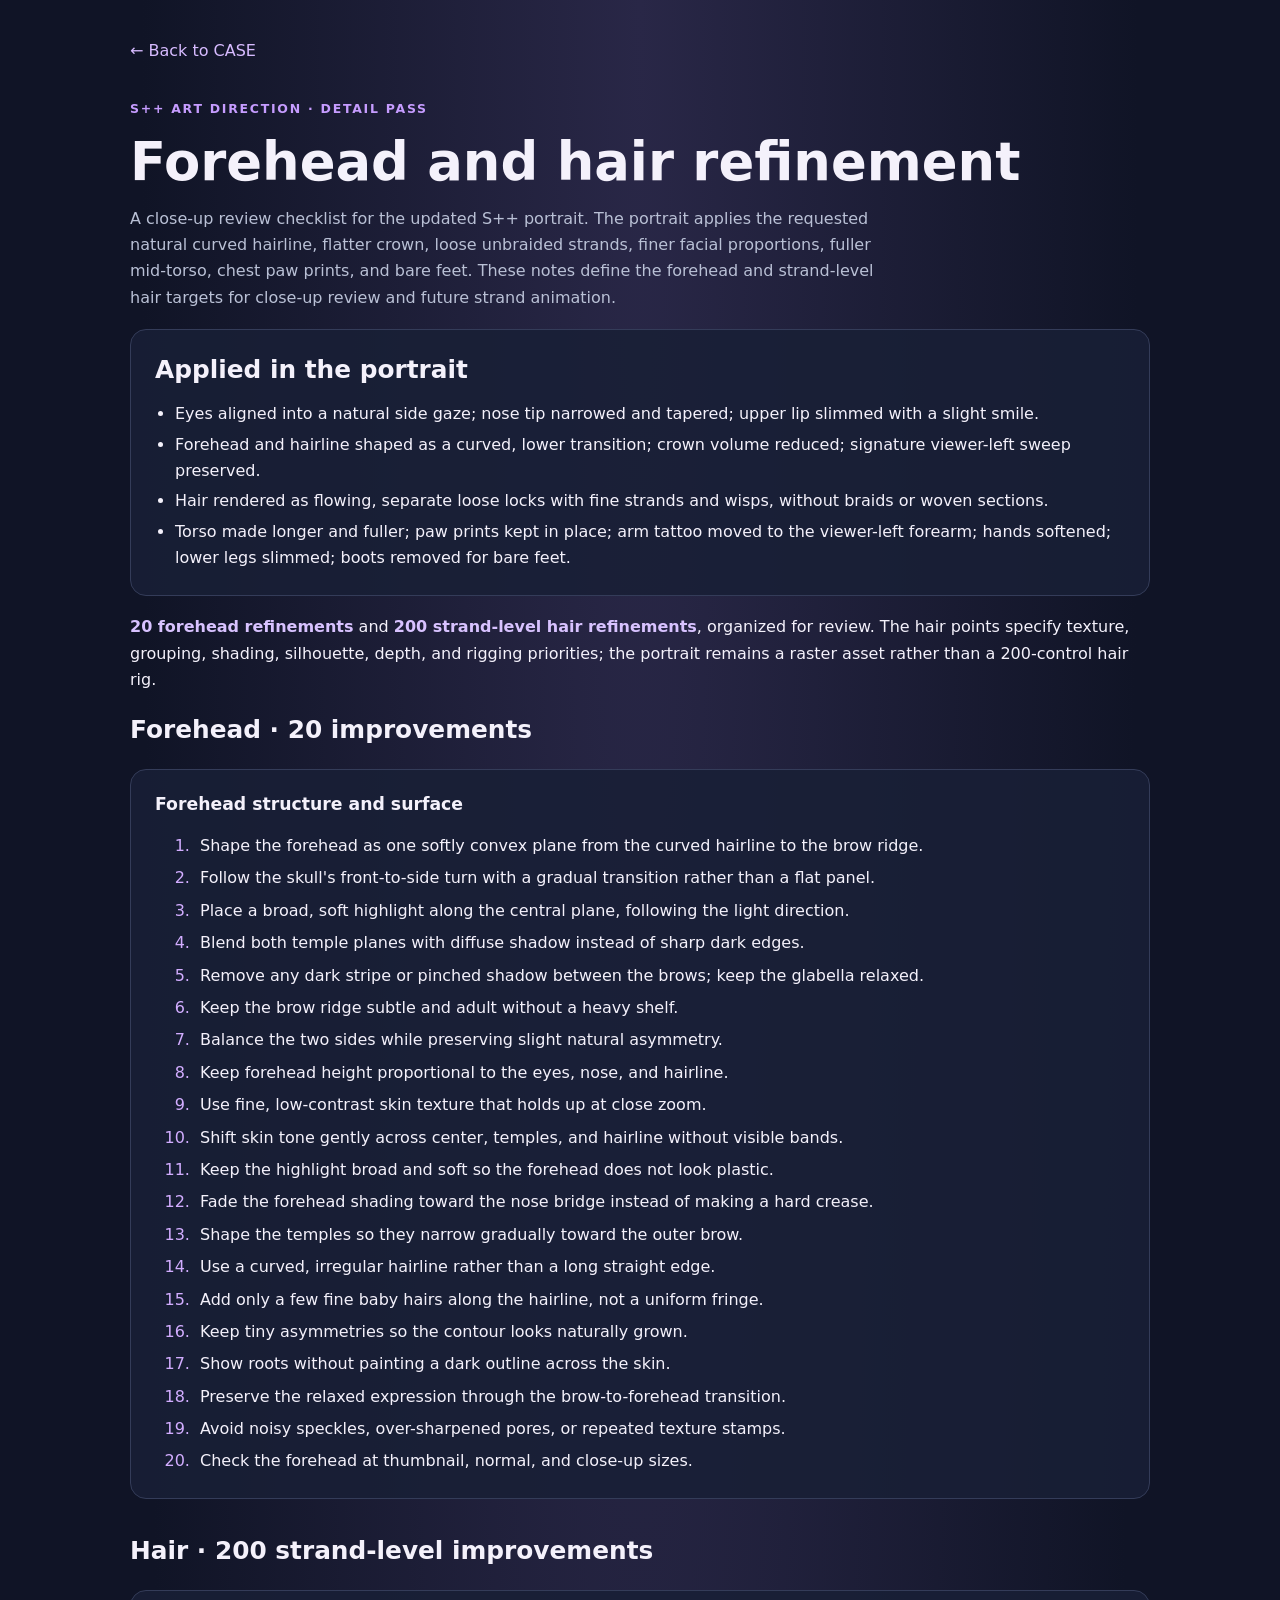
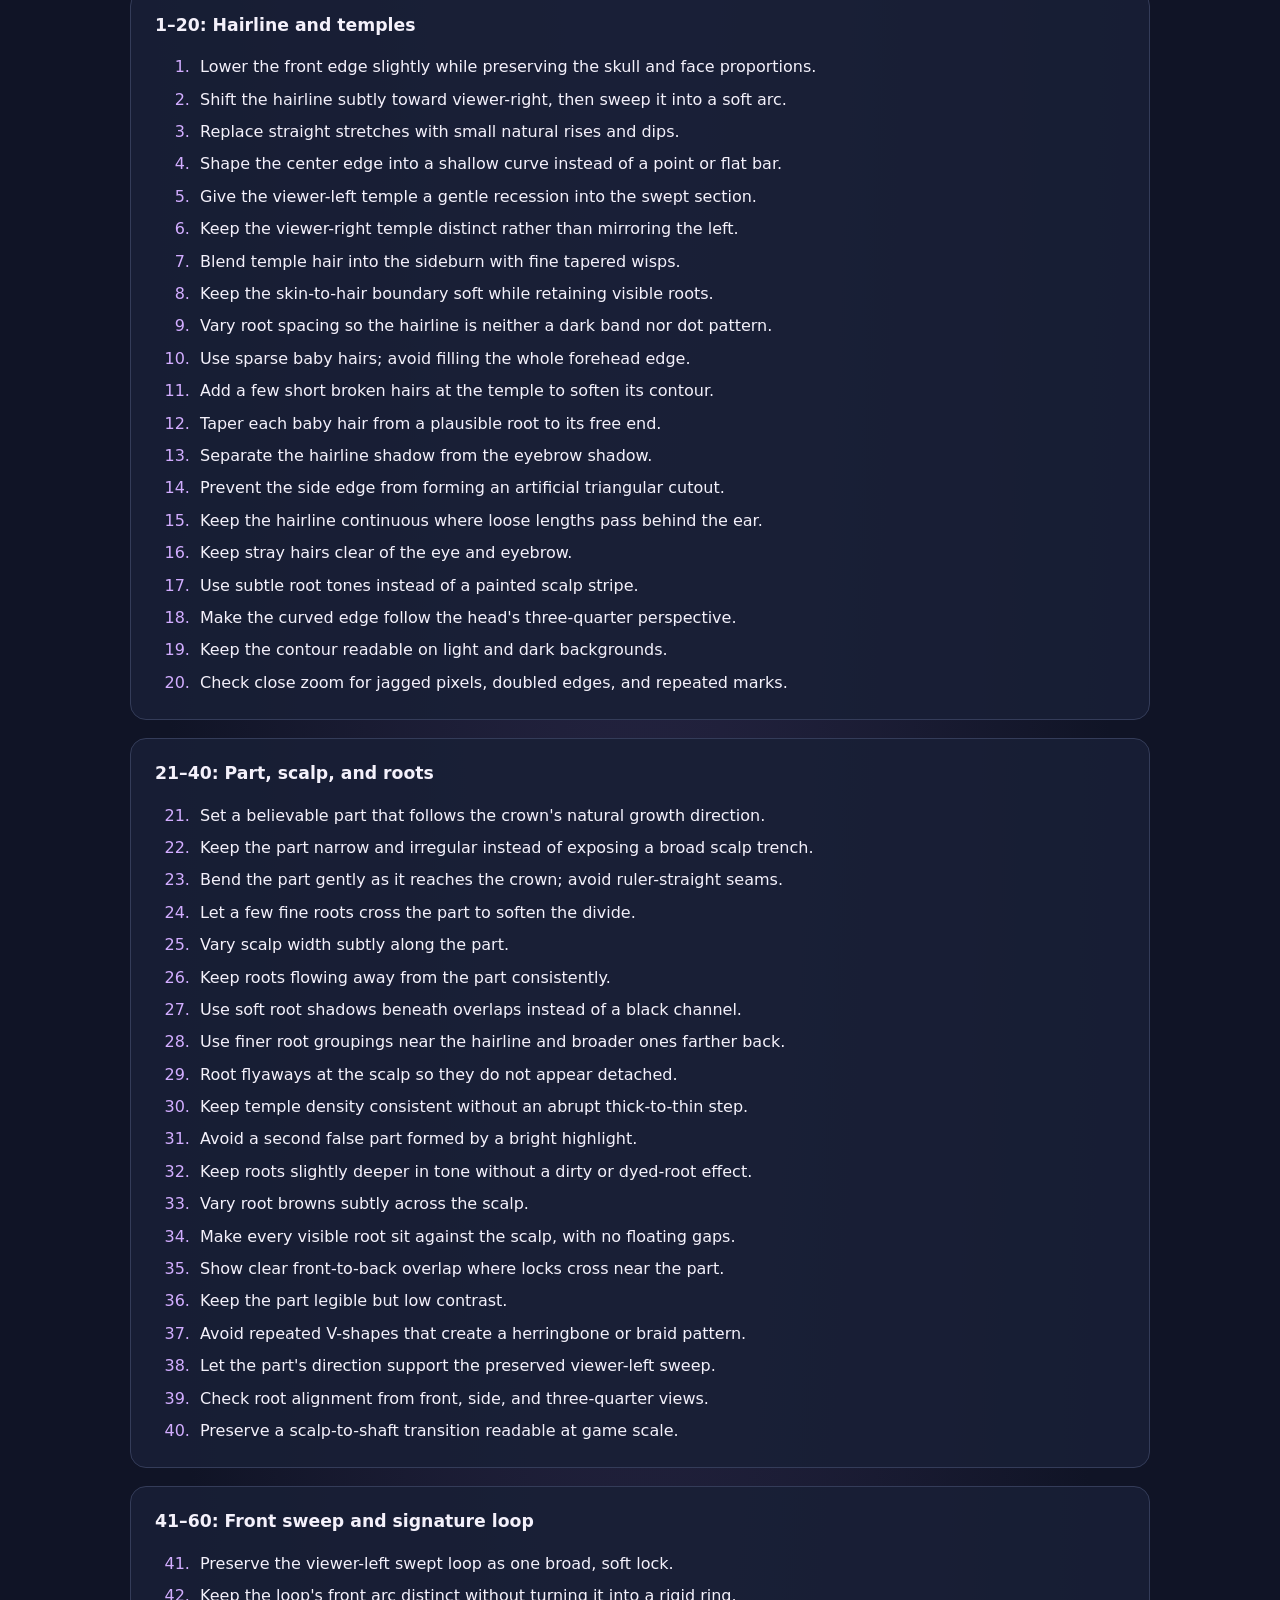
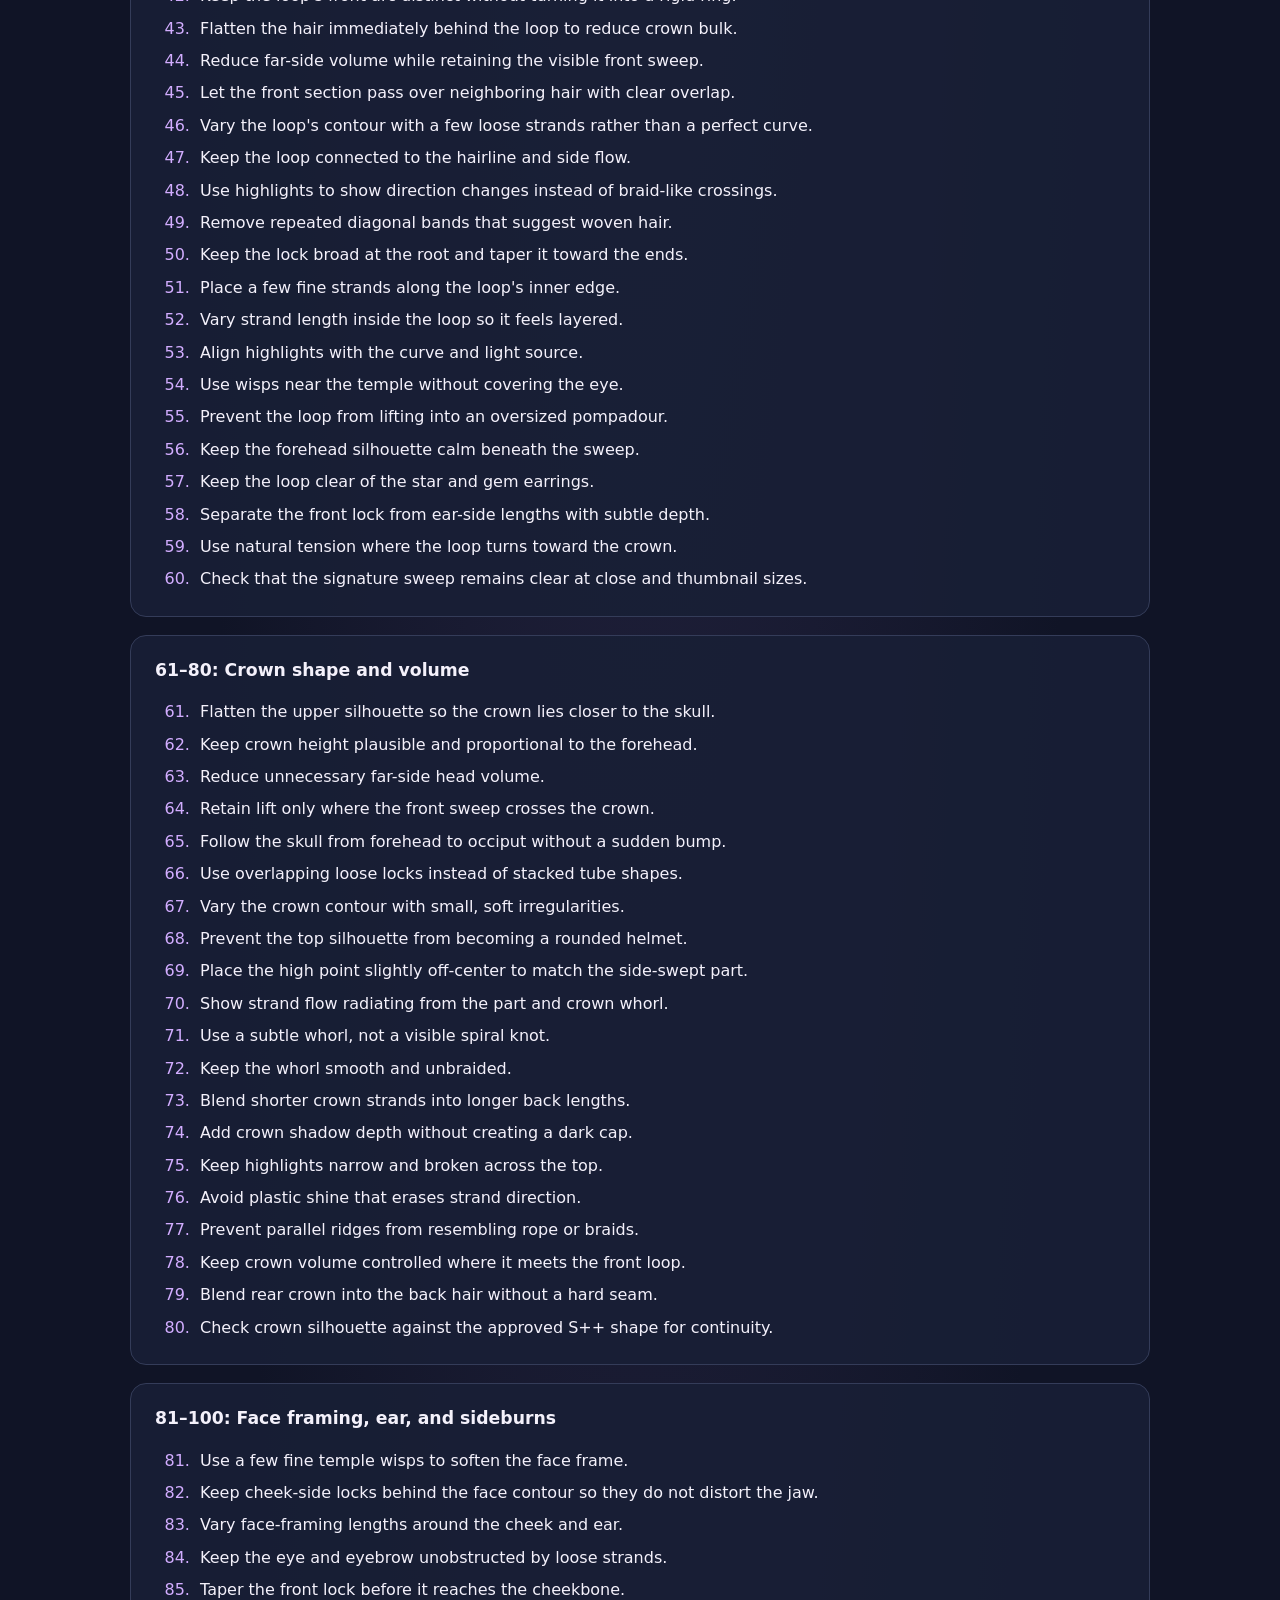
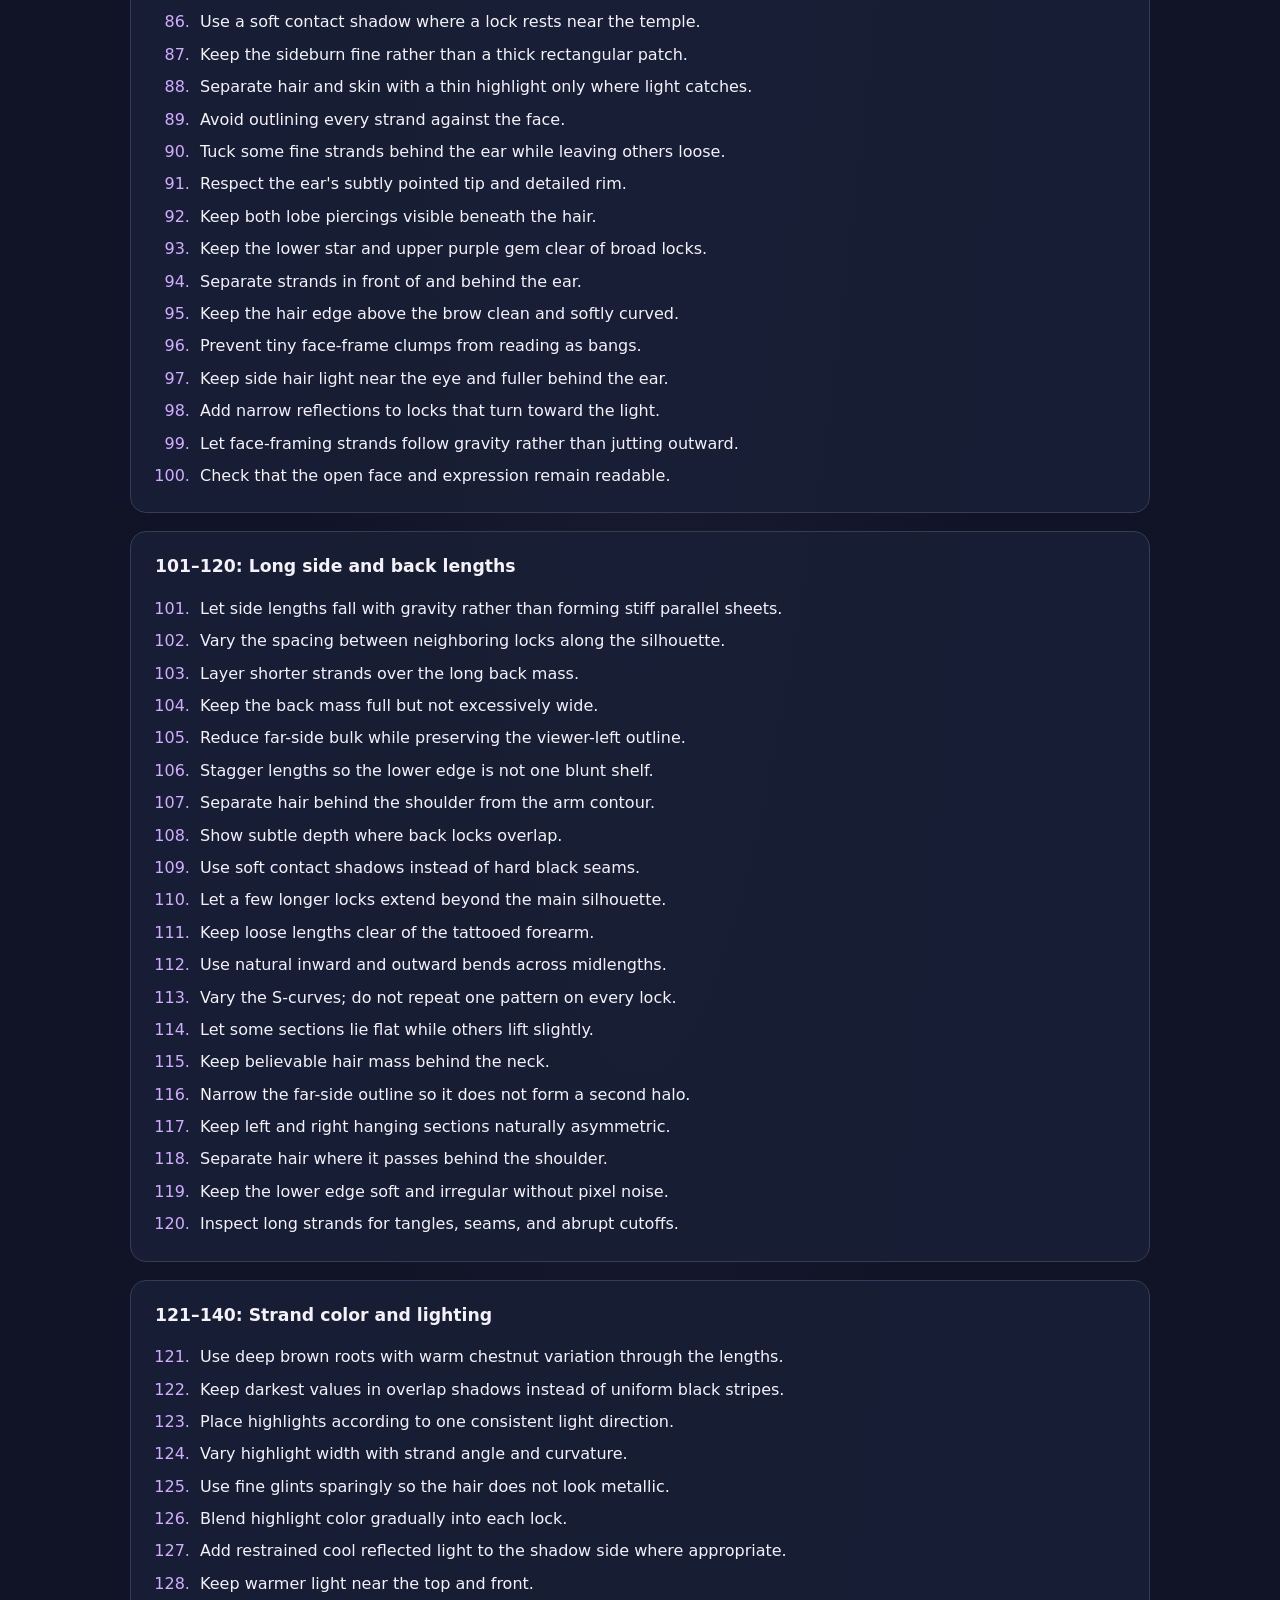
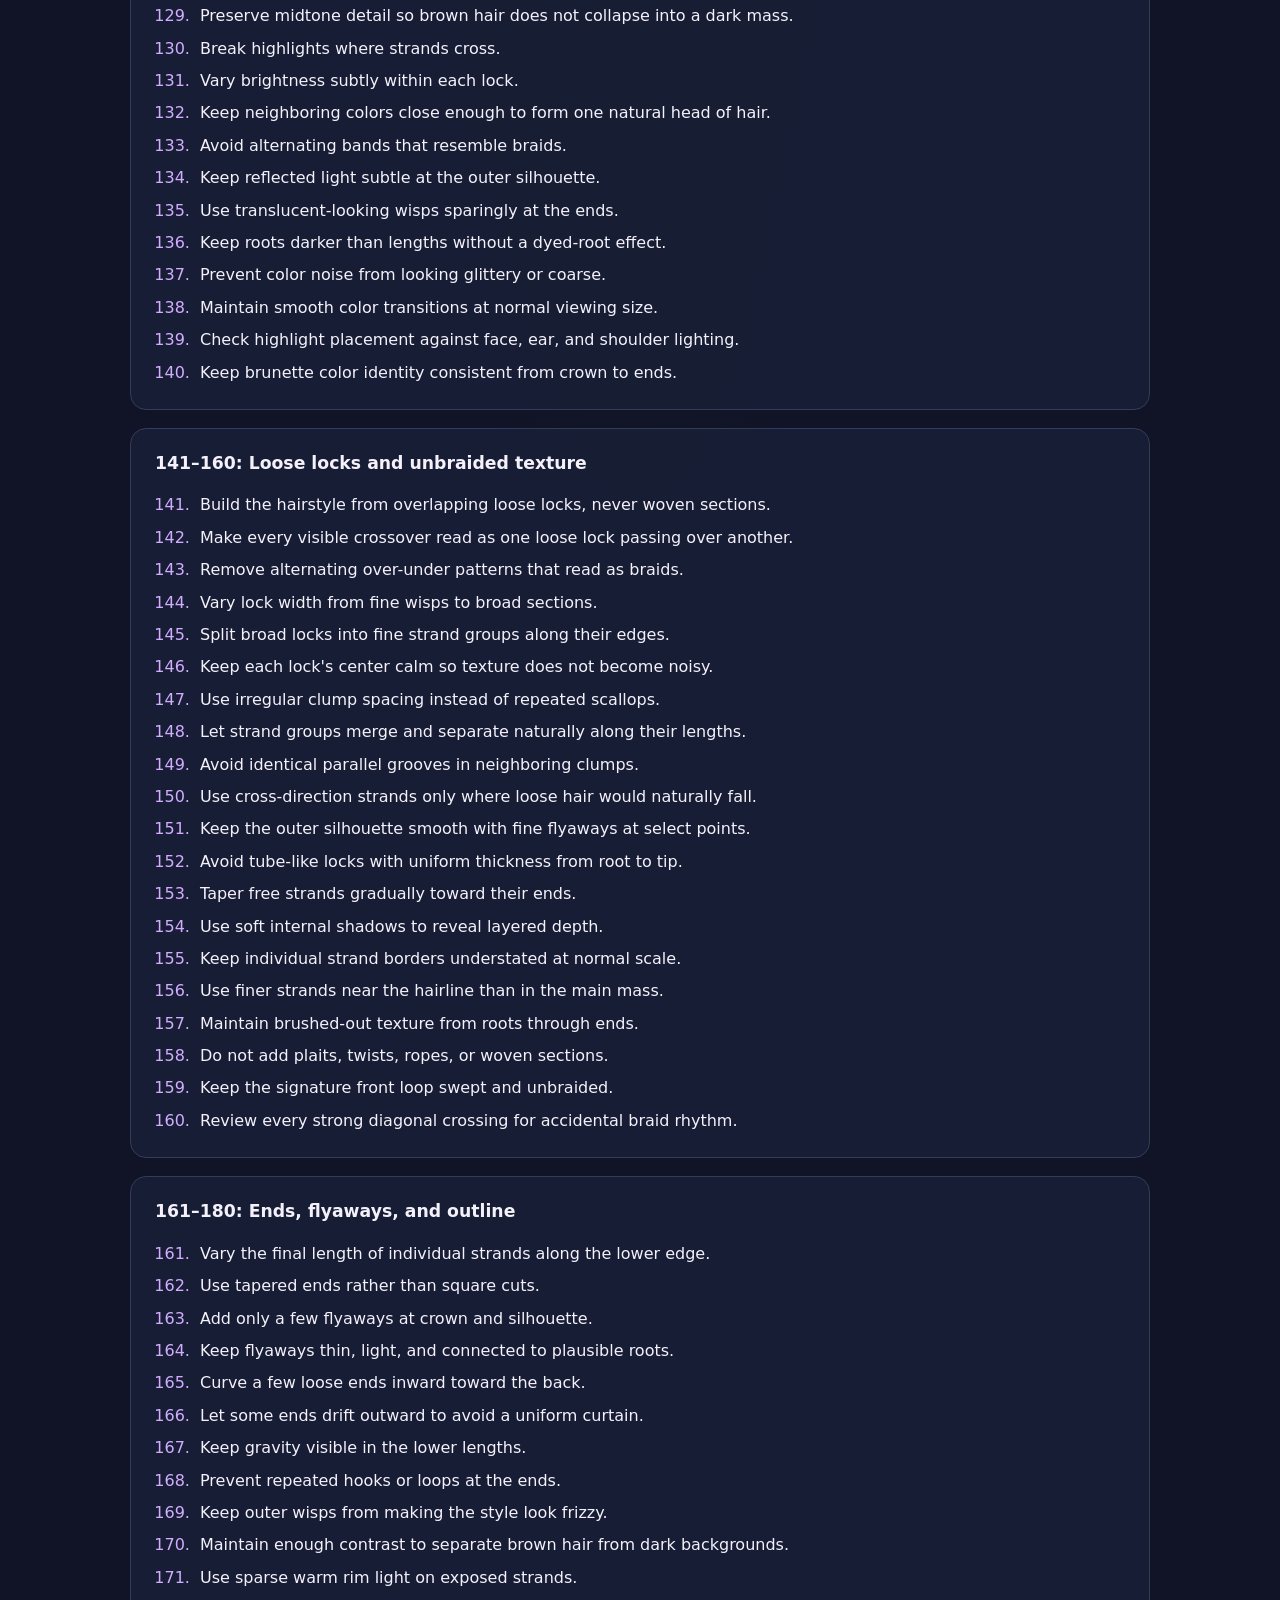
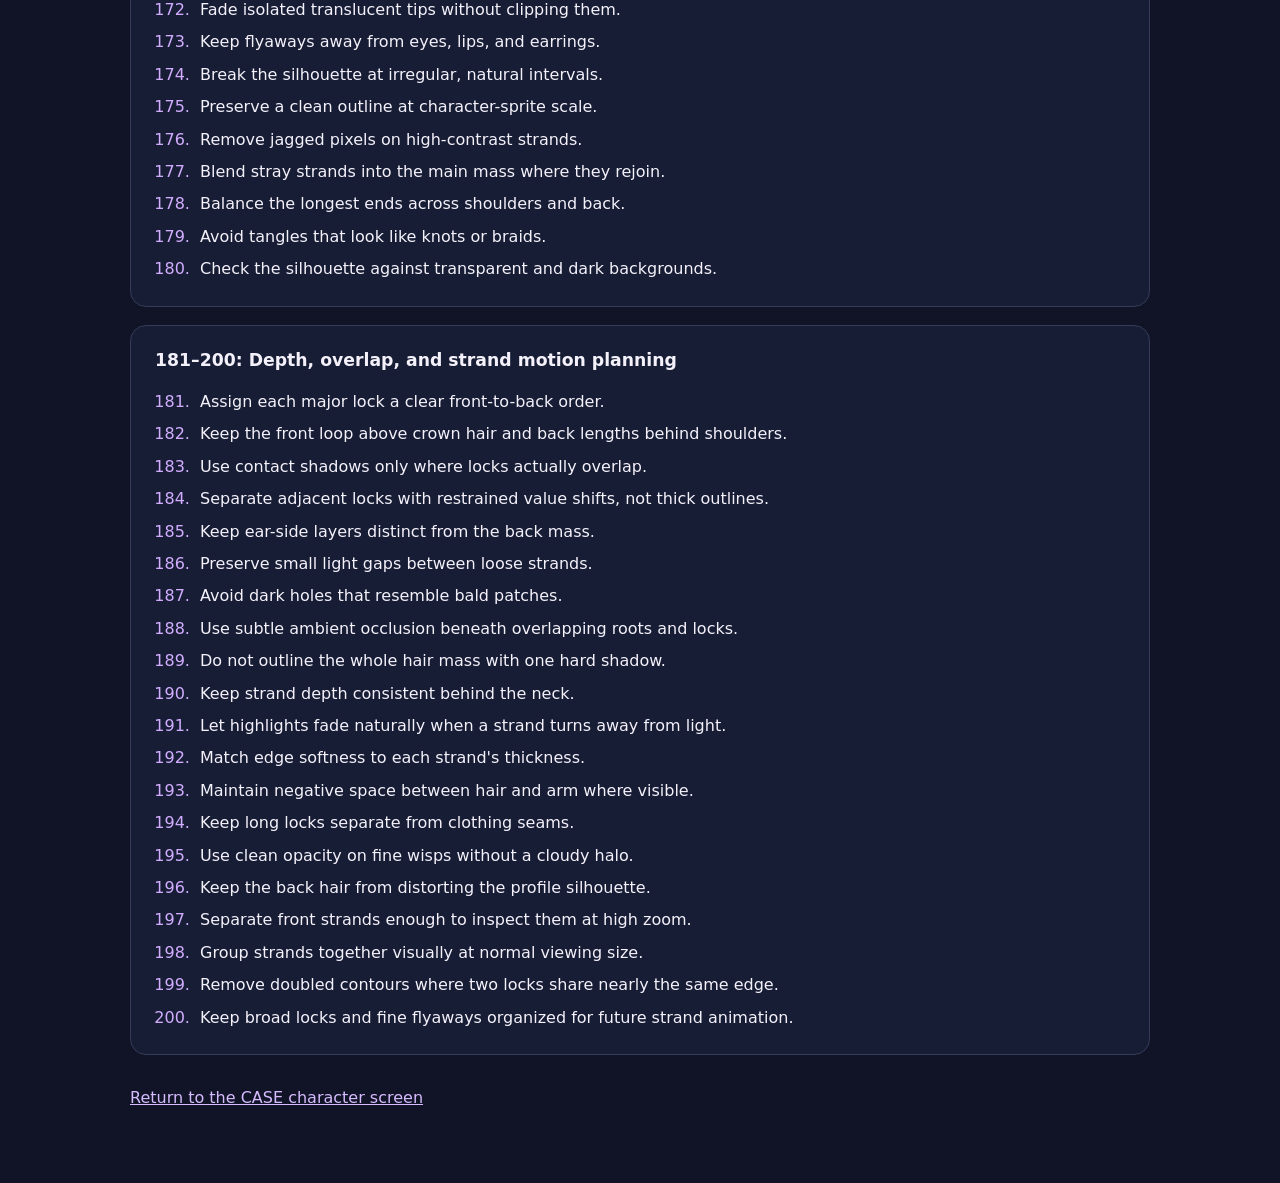
<file: s-human-spp-forehead-hair-220-upgrades.html>
<!doctype html><html lang="en"><head><meta charset="utf-8"><meta name="viewport" content="width=device-width,initial-scale=1"><meta name="theme-color" content="#101426"><title>S++ forehead and hair refinement · CASE</title><style>
:root{color-scheme:dark;--bg:#101426;--panel:#191f36;--line:#343c59;--ink:#f4f1fb;--muted:#b9c0d5;--accent:#c69cff}*{box-sizing:border-box}body{margin:0;background:radial-gradient(ellipse at 50% 0,#292747,var(--bg) 55%);color:var(--ink);font:16px/1.65 system-ui,-apple-system,Segoe UI,sans-serif}.wrap{width:min(1020px,calc(100% - 32px));margin:0 auto;padding:38px 0 72px}a{color:#d7bbff}.back{display:inline-block;margin-bottom:22px;text-decoration:none}.eyebrow{color:var(--accent);font-size:.78rem;font-weight:750;letter-spacing:.14em;text-transform:uppercase}h1{font-size:clamp(2rem,5vw,3.3rem);line-height:1.08;margin:.25em 0}h2{font-size:1.55rem;margin:0 0 8px}h3{font-size:1.08rem;margin:0 0 12px}.lede{color:var(--muted);max-width:76ch}.summary,.audit{background:rgba(25,31,54,.88);border:1px solid var(--line);border-radius:16px;padding:20px 24px;margin:18px 0}.summary ul{margin:10px 0 0;padding-left:20px}.summary li{margin:4px 0}.count{color:#d8c2ff;font-weight:700}.audit ol{padding-left:2.5rem;margin:0}.audit li{padding:3px 0 3px 5px}.audit li::marker{color:#d2adff;font-variant-numeric:tabular-nums}footer{margin-top:30px;color:var(--muted)}@media(max-width:600px){.wrap{padding-top:24px}.audit,.summary{padding:17px}.audit ol{padding-left:2rem}}</style></head><body><main class="wrap">
<a class="back" href="./">← Back to CASE</a><p class="eyebrow">S++ art direction · detail pass</p><h1>Forehead and hair refinement</h1>
<p class="lede">A close-up review checklist for the updated S++ portrait. The portrait applies the requested natural curved hairline, flatter crown, loose unbraided strands, finer facial proportions, fuller mid-torso, chest paw prints, and bare feet. These notes define the forehead and strand-level hair targets for close-up review and future strand animation.</p>
<div class="summary"><h2>Applied in the portrait</h2><ul><li>Eyes aligned into a natural side gaze; nose tip narrowed and tapered; upper lip slimmed with a slight smile.</li><li>Forehead and hairline shaped as a curved, lower transition; crown volume reduced; signature viewer-left sweep preserved.</li><li>Hair rendered as flowing, separate loose locks with fine strands and wisps, without braids or woven sections.</li><li>Torso made longer and fuller; paw prints kept in place; arm tattoo moved to the viewer-left forearm; hands softened; lower legs slimmed; boots removed for bare feet.</li></ul></div>
<p><span class="count">20 forehead refinements</span> and <span class="count">200 strand-level hair refinements</span>, organized for review. The hair points specify texture, grouping, shading, silhouette, depth, and rigging priorities; the portrait remains a raster asset rather than a 200-control hair rig.</p>
<h2>Forehead · 20 improvements</h2><section class="audit"><h3>Forehead structure and surface</h3><ol start="1"><li>Shape the forehead as one softly convex plane from the curved hairline to the brow ridge.</li><li>Follow the skull's front-to-side turn with a gradual transition rather than a flat panel.</li><li>Place a broad, soft highlight along the central plane, following the light direction.</li><li>Blend both temple planes with diffuse shadow instead of sharp dark edges.</li><li>Remove any dark stripe or pinched shadow between the brows; keep the glabella relaxed.</li><li>Keep the brow ridge subtle and adult without a heavy shelf.</li><li>Balance the two sides while preserving slight natural asymmetry.</li><li>Keep forehead height proportional to the eyes, nose, and hairline.</li><li>Use fine, low-contrast skin texture that holds up at close zoom.</li><li>Shift skin tone gently across center, temples, and hairline without visible bands.</li><li>Keep the highlight broad and soft so the forehead does not look plastic.</li><li>Fade the forehead shading toward the nose bridge instead of making a hard crease.</li><li>Shape the temples so they narrow gradually toward the outer brow.</li><li>Use a curved, irregular hairline rather than a long straight edge.</li><li>Add only a few fine baby hairs along the hairline, not a uniform fringe.</li><li>Keep tiny asymmetries so the contour looks naturally grown.</li><li>Show roots without painting a dark outline across the skin.</li><li>Preserve the relaxed expression through the brow-to-forehead transition.</li><li>Avoid noisy speckles, over-sharpened pores, or repeated texture stamps.</li><li>Check the forehead at thumbnail, normal, and close-up sizes.</li></ol></section>
<h2 style="margin-top:32px">Hair · 200 strand-level improvements</h2><section class="audit"><h3>1–20: Hairline and temples</h3><ol start="1"><li>Lower the front edge slightly while preserving the skull and face proportions.</li><li>Shift the hairline subtly toward viewer-right, then sweep it into a soft arc.</li><li>Replace straight stretches with small natural rises and dips.</li><li>Shape the center edge into a shallow curve instead of a point or flat bar.</li><li>Give the viewer-left temple a gentle recession into the swept section.</li><li>Keep the viewer-right temple distinct rather than mirroring the left.</li><li>Blend temple hair into the sideburn with fine tapered wisps.</li><li>Keep the skin-to-hair boundary soft while retaining visible roots.</li><li>Vary root spacing so the hairline is neither a dark band nor dot pattern.</li><li>Use sparse baby hairs; avoid filling the whole forehead edge.</li><li>Add a few short broken hairs at the temple to soften its contour.</li><li>Taper each baby hair from a plausible root to its free end.</li><li>Separate the hairline shadow from the eyebrow shadow.</li><li>Prevent the side edge from forming an artificial triangular cutout.</li><li>Keep the hairline continuous where loose lengths pass behind the ear.</li><li>Keep stray hairs clear of the eye and eyebrow.</li><li>Use subtle root tones instead of a painted scalp stripe.</li><li>Make the curved edge follow the head's three-quarter perspective.</li><li>Keep the contour readable on light and dark backgrounds.</li><li>Check close zoom for jagged pixels, doubled edges, and repeated marks.</li></ol></section>
<section class="audit"><h3>21–40: Part, scalp, and roots</h3><ol start="21"><li>Set a believable part that follows the crown's natural growth direction.</li><li>Keep the part narrow and irregular instead of exposing a broad scalp trench.</li><li>Bend the part gently as it reaches the crown; avoid ruler-straight seams.</li><li>Let a few fine roots cross the part to soften the divide.</li><li>Vary scalp width subtly along the part.</li><li>Keep roots flowing away from the part consistently.</li><li>Use soft root shadows beneath overlaps instead of a black channel.</li><li>Use finer root groupings near the hairline and broader ones farther back.</li><li>Root flyaways at the scalp so they do not appear detached.</li><li>Keep temple density consistent without an abrupt thick-to-thin step.</li><li>Avoid a second false part formed by a bright highlight.</li><li>Keep roots slightly deeper in tone without a dirty or dyed-root effect.</li><li>Vary root browns subtly across the scalp.</li><li>Make every visible root sit against the scalp, with no floating gaps.</li><li>Show clear front-to-back overlap where locks cross near the part.</li><li>Keep the part legible but low contrast.</li><li>Avoid repeated V-shapes that create a herringbone or braid pattern.</li><li>Let the part's direction support the preserved viewer-left sweep.</li><li>Check root alignment from front, side, and three-quarter views.</li><li>Preserve a scalp-to-shaft transition readable at game scale.</li></ol></section>
<section class="audit"><h3>41–60: Front sweep and signature loop</h3><ol start="41"><li>Preserve the viewer-left swept loop as one broad, soft lock.</li><li>Keep the loop's front arc distinct without turning it into a rigid ring.</li><li>Flatten the hair immediately behind the loop to reduce crown bulk.</li><li>Reduce far-side volume while retaining the visible front sweep.</li><li>Let the front section pass over neighboring hair with clear overlap.</li><li>Vary the loop's contour with a few loose strands rather than a perfect curve.</li><li>Keep the loop connected to the hairline and side flow.</li><li>Use highlights to show direction changes instead of braid-like crossings.</li><li>Remove repeated diagonal bands that suggest woven hair.</li><li>Keep the lock broad at the root and taper it toward the ends.</li><li>Place a few fine strands along the loop's inner edge.</li><li>Vary strand length inside the loop so it feels layered.</li><li>Align highlights with the curve and light source.</li><li>Use wisps near the temple without covering the eye.</li><li>Prevent the loop from lifting into an oversized pompadour.</li><li>Keep the forehead silhouette calm beneath the sweep.</li><li>Keep the loop clear of the star and gem earrings.</li><li>Separate the front lock from ear-side lengths with subtle depth.</li><li>Use natural tension where the loop turns toward the crown.</li><li>Check that the signature sweep remains clear at close and thumbnail sizes.</li></ol></section>
<section class="audit"><h3>61–80: Crown shape and volume</h3><ol start="61"><li>Flatten the upper silhouette so the crown lies closer to the skull.</li><li>Keep crown height plausible and proportional to the forehead.</li><li>Reduce unnecessary far-side head volume.</li><li>Retain lift only where the front sweep crosses the crown.</li><li>Follow the skull from forehead to occiput without a sudden bump.</li><li>Use overlapping loose locks instead of stacked tube shapes.</li><li>Vary the crown contour with small, soft irregularities.</li><li>Prevent the top silhouette from becoming a rounded helmet.</li><li>Place the high point slightly off-center to match the side-swept part.</li><li>Show strand flow radiating from the part and crown whorl.</li><li>Use a subtle whorl, not a visible spiral knot.</li><li>Keep the whorl smooth and unbraided.</li><li>Blend shorter crown strands into longer back lengths.</li><li>Add crown shadow depth without creating a dark cap.</li><li>Keep highlights narrow and broken across the top.</li><li>Avoid plastic shine that erases strand direction.</li><li>Prevent parallel ridges from resembling rope or braids.</li><li>Keep crown volume controlled where it meets the front loop.</li><li>Blend rear crown into the back hair without a hard seam.</li><li>Check crown silhouette against the approved S++ shape for continuity.</li></ol></section>
<section class="audit"><h3>81–100: Face framing, ear, and sideburns</h3><ol start="81"><li>Use a few fine temple wisps to soften the face frame.</li><li>Keep cheek-side locks behind the face contour so they do not distort the jaw.</li><li>Vary face-framing lengths around the cheek and ear.</li><li>Keep the eye and eyebrow unobstructed by loose strands.</li><li>Taper the front lock before it reaches the cheekbone.</li><li>Use a soft contact shadow where a lock rests near the temple.</li><li>Keep the sideburn fine rather than a thick rectangular patch.</li><li>Separate hair and skin with a thin highlight only where light catches.</li><li>Avoid outlining every strand against the face.</li><li>Tuck some fine strands behind the ear while leaving others loose.</li><li>Respect the ear's subtly pointed tip and detailed rim.</li><li>Keep both lobe piercings visible beneath the hair.</li><li>Keep the lower star and upper purple gem clear of broad locks.</li><li>Separate strands in front of and behind the ear.</li><li>Keep the hair edge above the brow clean and softly curved.</li><li>Prevent tiny face-frame clumps from reading as bangs.</li><li>Keep side hair light near the eye and fuller behind the ear.</li><li>Add narrow reflections to locks that turn toward the light.</li><li>Let face-framing strands follow gravity rather than jutting outward.</li><li>Check that the open face and expression remain readable.</li></ol></section>
<section class="audit"><h3>101–120: Long side and back lengths</h3><ol start="101"><li>Let side lengths fall with gravity rather than forming stiff parallel sheets.</li><li>Vary the spacing between neighboring locks along the silhouette.</li><li>Layer shorter strands over the long back mass.</li><li>Keep the back mass full but not excessively wide.</li><li>Reduce far-side bulk while preserving the viewer-left outline.</li><li>Stagger lengths so the lower edge is not one blunt shelf.</li><li>Separate hair behind the shoulder from the arm contour.</li><li>Show subtle depth where back locks overlap.</li><li>Use soft contact shadows instead of hard black seams.</li><li>Let a few longer locks extend beyond the main silhouette.</li><li>Keep loose lengths clear of the tattooed forearm.</li><li>Use natural inward and outward bends across midlengths.</li><li>Vary the S-curves; do not repeat one pattern on every lock.</li><li>Let some sections lie flat while others lift slightly.</li><li>Keep believable hair mass behind the neck.</li><li>Narrow the far-side outline so it does not form a second halo.</li><li>Keep left and right hanging sections naturally asymmetric.</li><li>Separate hair where it passes behind the shoulder.</li><li>Keep the lower edge soft and irregular without pixel noise.</li><li>Inspect long strands for tangles, seams, and abrupt cutoffs.</li></ol></section>
<section class="audit"><h3>121–140: Strand color and lighting</h3><ol start="121"><li>Use deep brown roots with warm chestnut variation through the lengths.</li><li>Keep darkest values in overlap shadows instead of uniform black stripes.</li><li>Place highlights according to one consistent light direction.</li><li>Vary highlight width with strand angle and curvature.</li><li>Use fine glints sparingly so the hair does not look metallic.</li><li>Blend highlight color gradually into each lock.</li><li>Add restrained cool reflected light to the shadow side where appropriate.</li><li>Keep warmer light near the top and front.</li><li>Preserve midtone detail so brown hair does not collapse into a dark mass.</li><li>Break highlights where strands cross.</li><li>Vary brightness subtly within each lock.</li><li>Keep neighboring colors close enough to form one natural head of hair.</li><li>Avoid alternating bands that resemble braids.</li><li>Keep reflected light subtle at the outer silhouette.</li><li>Use translucent-looking wisps sparingly at the ends.</li><li>Keep roots darker than lengths without a dyed-root effect.</li><li>Prevent color noise from looking glittery or coarse.</li><li>Maintain smooth color transitions at normal viewing size.</li><li>Check highlight placement against face, ear, and shoulder lighting.</li><li>Keep brunette color identity consistent from crown to ends.</li></ol></section>
<section class="audit"><h3>141–160: Loose locks and unbraided texture</h3><ol start="141"><li>Build the hairstyle from overlapping loose locks, never woven sections.</li><li>Make every visible crossover read as one loose lock passing over another.</li><li>Remove alternating over-under patterns that read as braids.</li><li>Vary lock width from fine wisps to broad sections.</li><li>Split broad locks into fine strand groups along their edges.</li><li>Keep each lock's center calm so texture does not become noisy.</li><li>Use irregular clump spacing instead of repeated scallops.</li><li>Let strand groups merge and separate naturally along their lengths.</li><li>Avoid identical parallel grooves in neighboring clumps.</li><li>Use cross-direction strands only where loose hair would naturally fall.</li><li>Keep the outer silhouette smooth with fine flyaways at select points.</li><li>Avoid tube-like locks with uniform thickness from root to tip.</li><li>Taper free strands gradually toward their ends.</li><li>Use soft internal shadows to reveal layered depth.</li><li>Keep individual strand borders understated at normal scale.</li><li>Use finer strands near the hairline than in the main mass.</li><li>Maintain brushed-out texture from roots through ends.</li><li>Do not add plaits, twists, ropes, or woven sections.</li><li>Keep the signature front loop swept and unbraided.</li><li>Review every strong diagonal crossing for accidental braid rhythm.</li></ol></section>
<section class="audit"><h3>161–180: Ends, flyaways, and outline</h3><ol start="161"><li>Vary the final length of individual strands along the lower edge.</li><li>Use tapered ends rather than square cuts.</li><li>Add only a few flyaways at crown and silhouette.</li><li>Keep flyaways thin, light, and connected to plausible roots.</li><li>Curve a few loose ends inward toward the back.</li><li>Let some ends drift outward to avoid a uniform curtain.</li><li>Keep gravity visible in the lower lengths.</li><li>Prevent repeated hooks or loops at the ends.</li><li>Keep outer wisps from making the style look frizzy.</li><li>Maintain enough contrast to separate brown hair from dark backgrounds.</li><li>Use sparse warm rim light on exposed strands.</li><li>Fade isolated translucent tips without clipping them.</li><li>Keep flyaways away from eyes, lips, and earrings.</li><li>Break the silhouette at irregular, natural intervals.</li><li>Preserve a clean outline at character-sprite scale.</li><li>Remove jagged pixels on high-contrast strands.</li><li>Blend stray strands into the main mass where they rejoin.</li><li>Balance the longest ends across shoulders and back.</li><li>Avoid tangles that look like knots or braids.</li><li>Check the silhouette against transparent and dark backgrounds.</li></ol></section>
<section class="audit"><h3>181–200: Depth, overlap, and strand motion planning</h3><ol start="181"><li>Assign each major lock a clear front-to-back order.</li><li>Keep the front loop above crown hair and back lengths behind shoulders.</li><li>Use contact shadows only where locks actually overlap.</li><li>Separate adjacent locks with restrained value shifts, not thick outlines.</li><li>Keep ear-side layers distinct from the back mass.</li><li>Preserve small light gaps between loose strands.</li><li>Avoid dark holes that resemble bald patches.</li><li>Use subtle ambient occlusion beneath overlapping roots and locks.</li><li>Do not outline the whole hair mass with one hard shadow.</li><li>Keep strand depth consistent behind the neck.</li><li>Let highlights fade naturally when a strand turns away from light.</li><li>Match edge softness to each strand's thickness.</li><li>Maintain negative space between hair and arm where visible.</li><li>Keep long locks separate from clothing seams.</li><li>Use clean opacity on fine wisps without a cloudy halo.</li><li>Keep the back hair from distorting the profile silhouette.</li><li>Separate front strands enough to inspect them at high zoom.</li><li>Group strands together visually at normal viewing size.</li><li>Remove doubled contours where two locks share nearly the same edge.</li><li>Keep broad locks and fine flyaways organized for future strand animation.</li></ol></section><footer><a href="./">Return to the CASE character screen</a></footer></main></body></html>
</file>
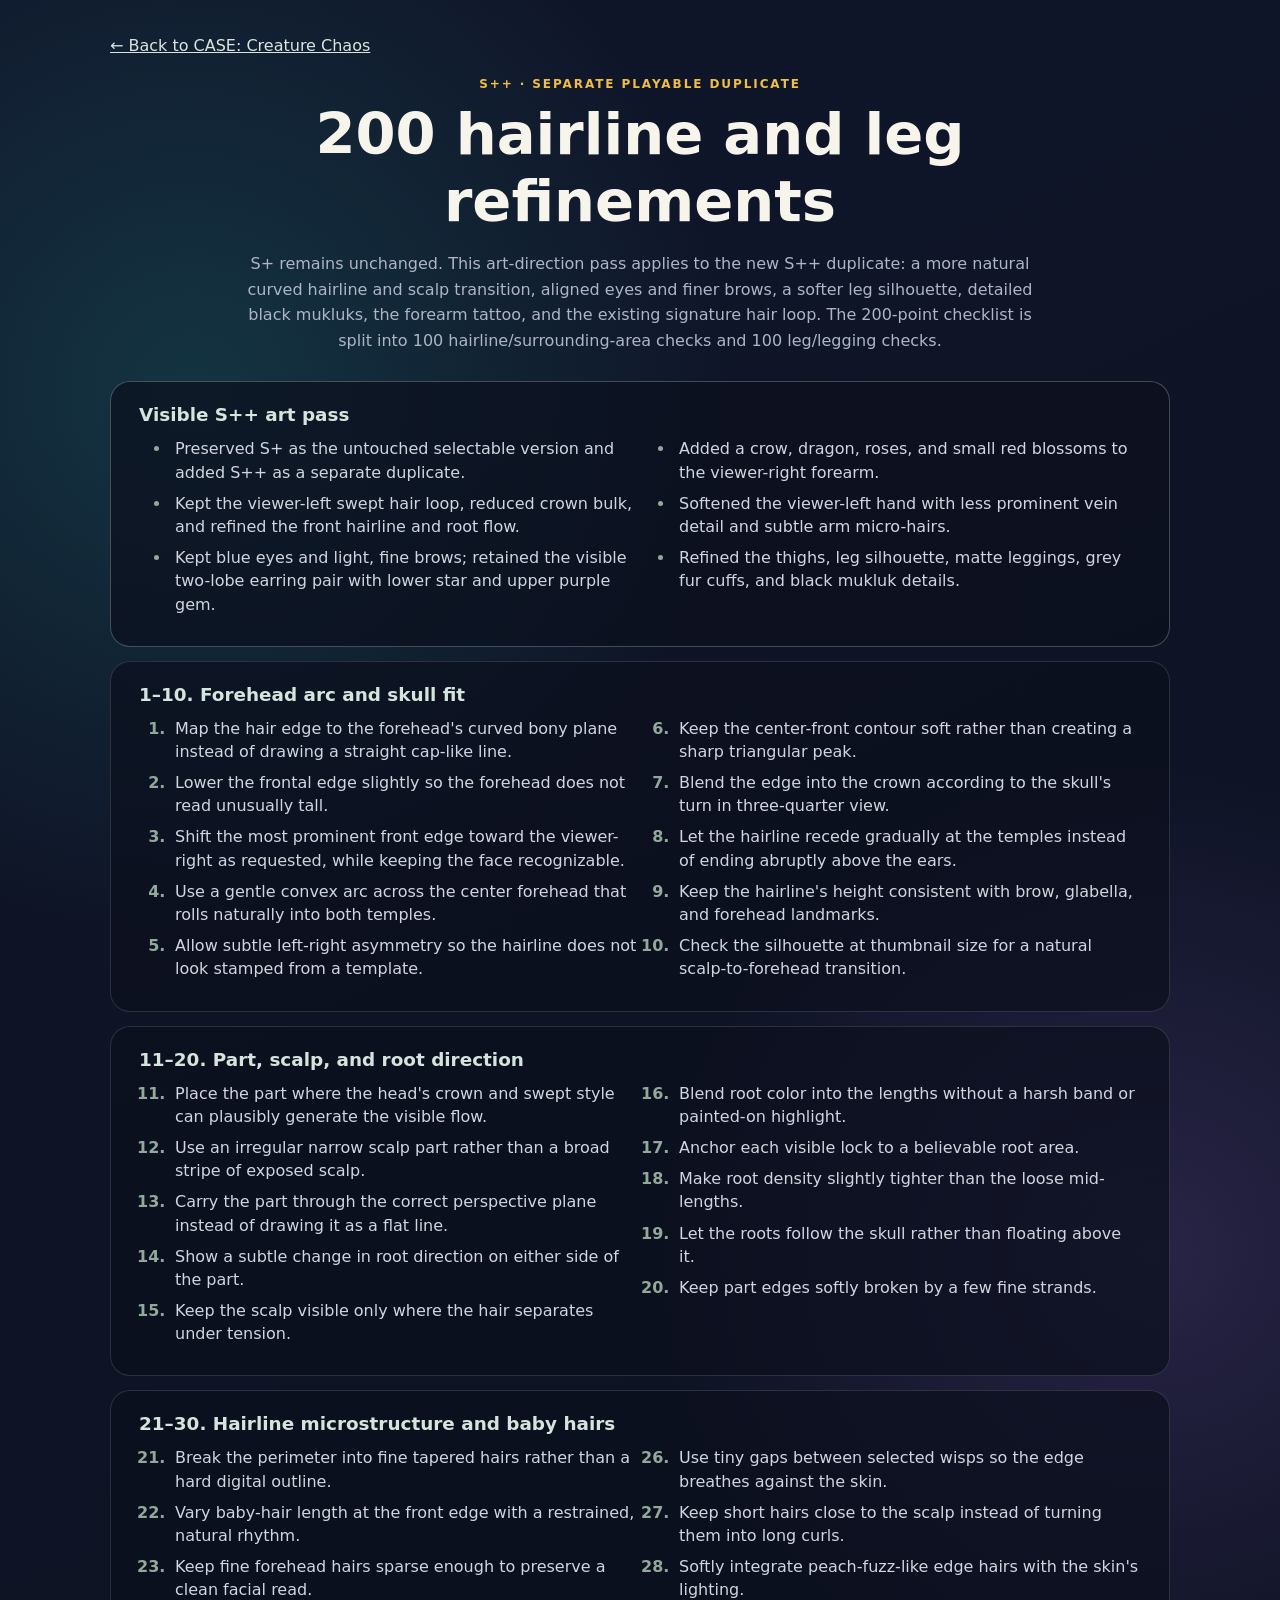
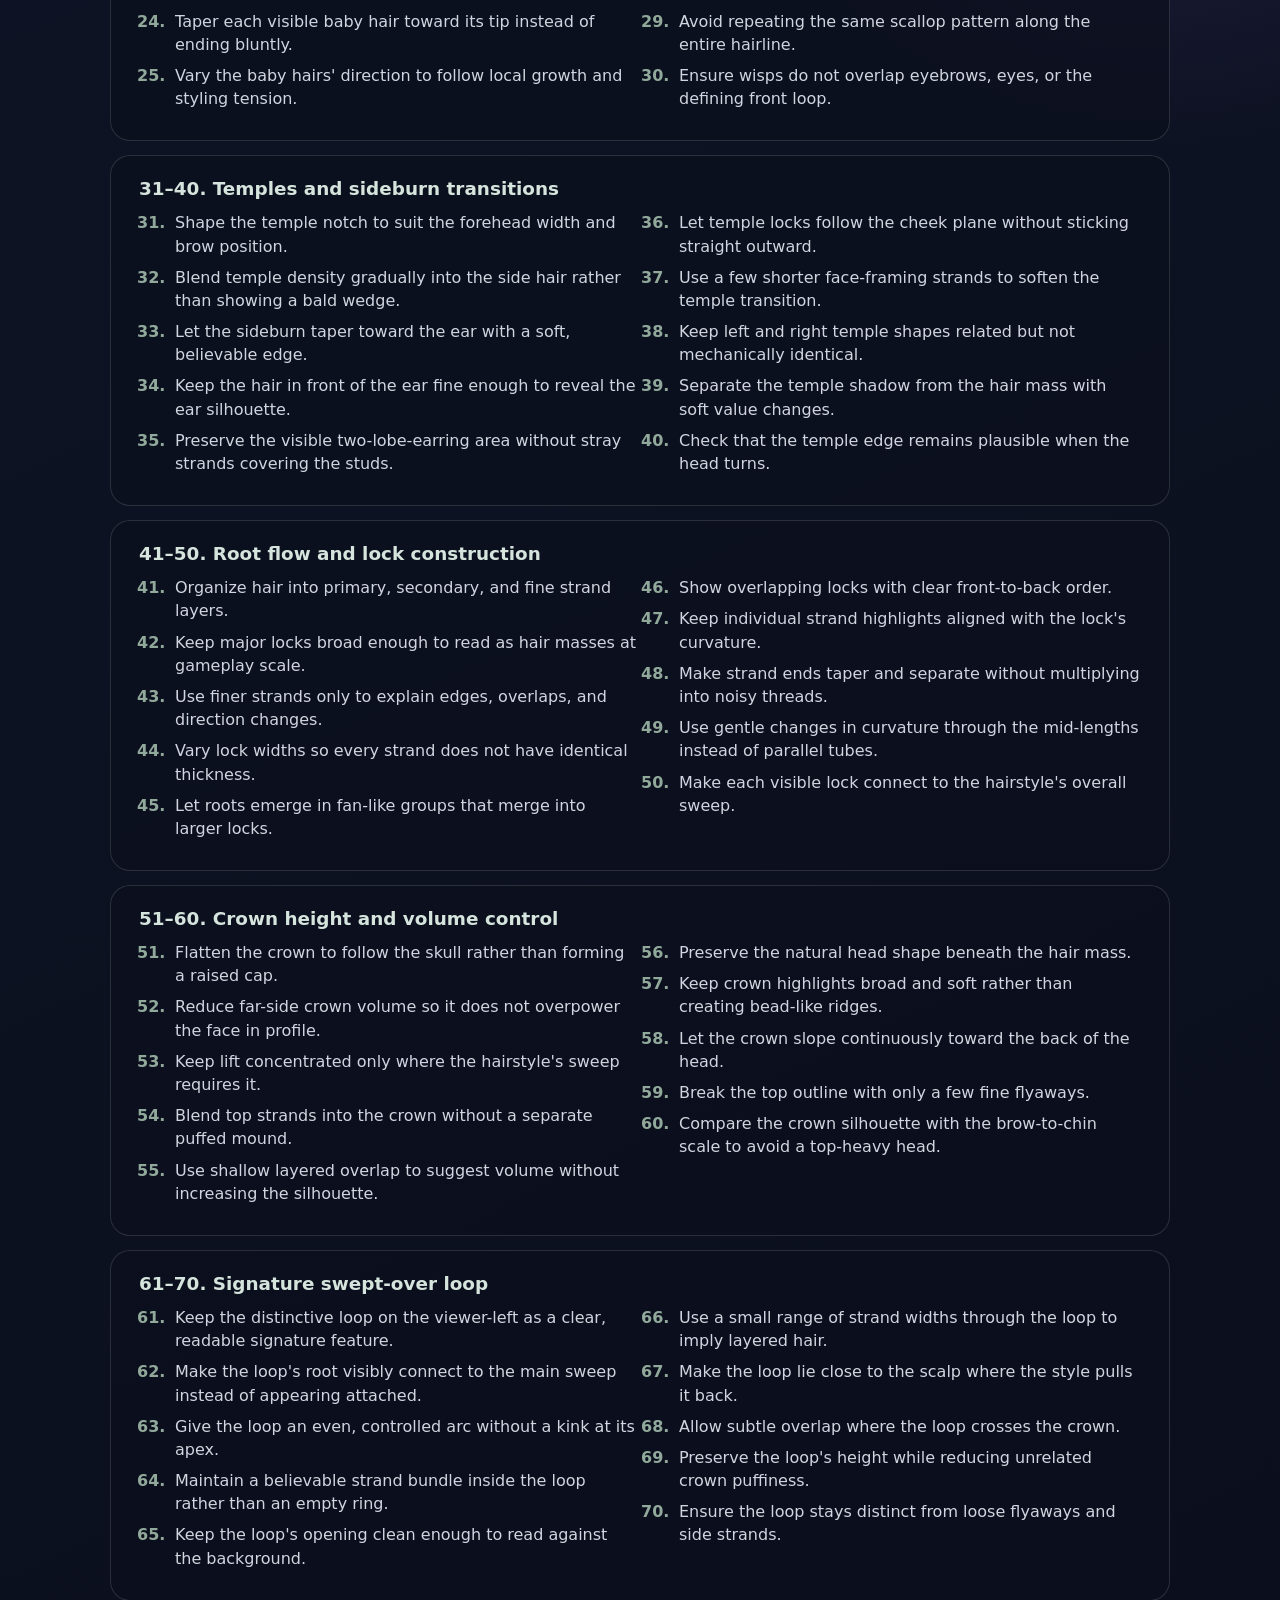
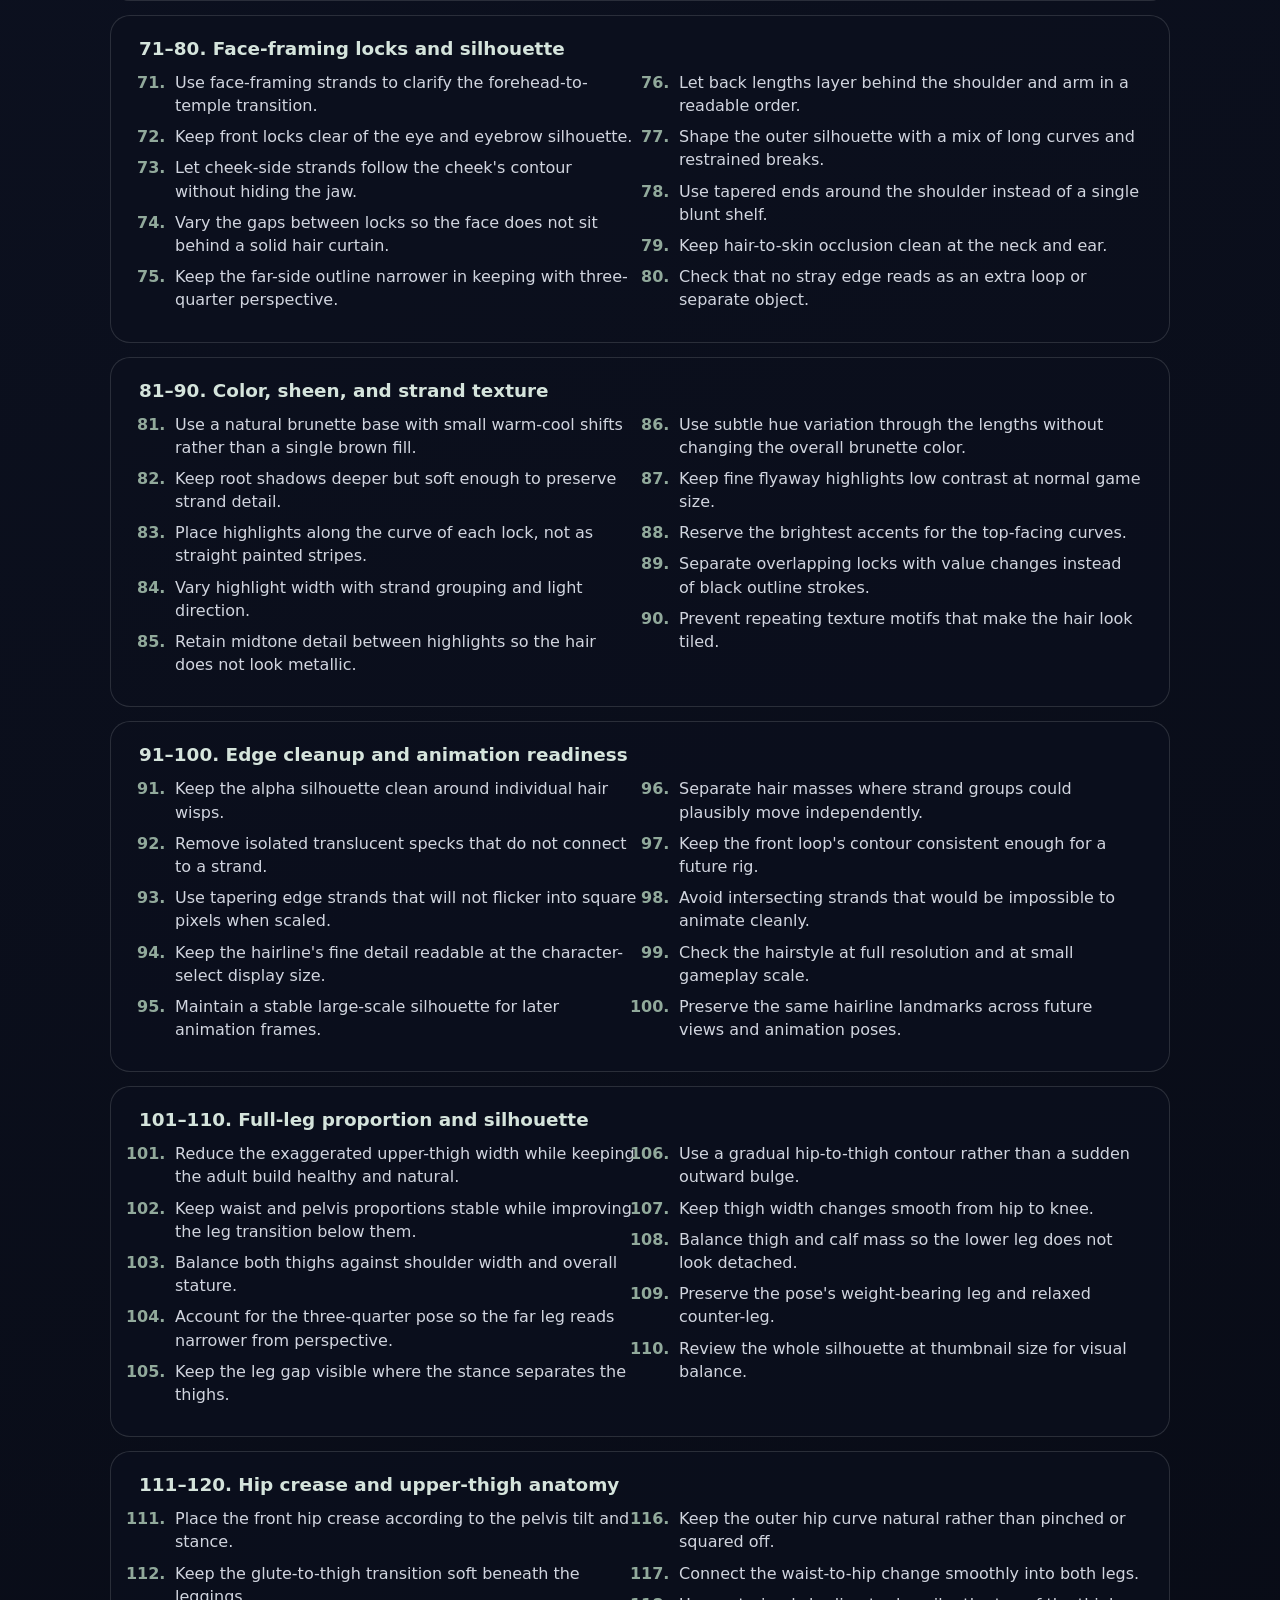
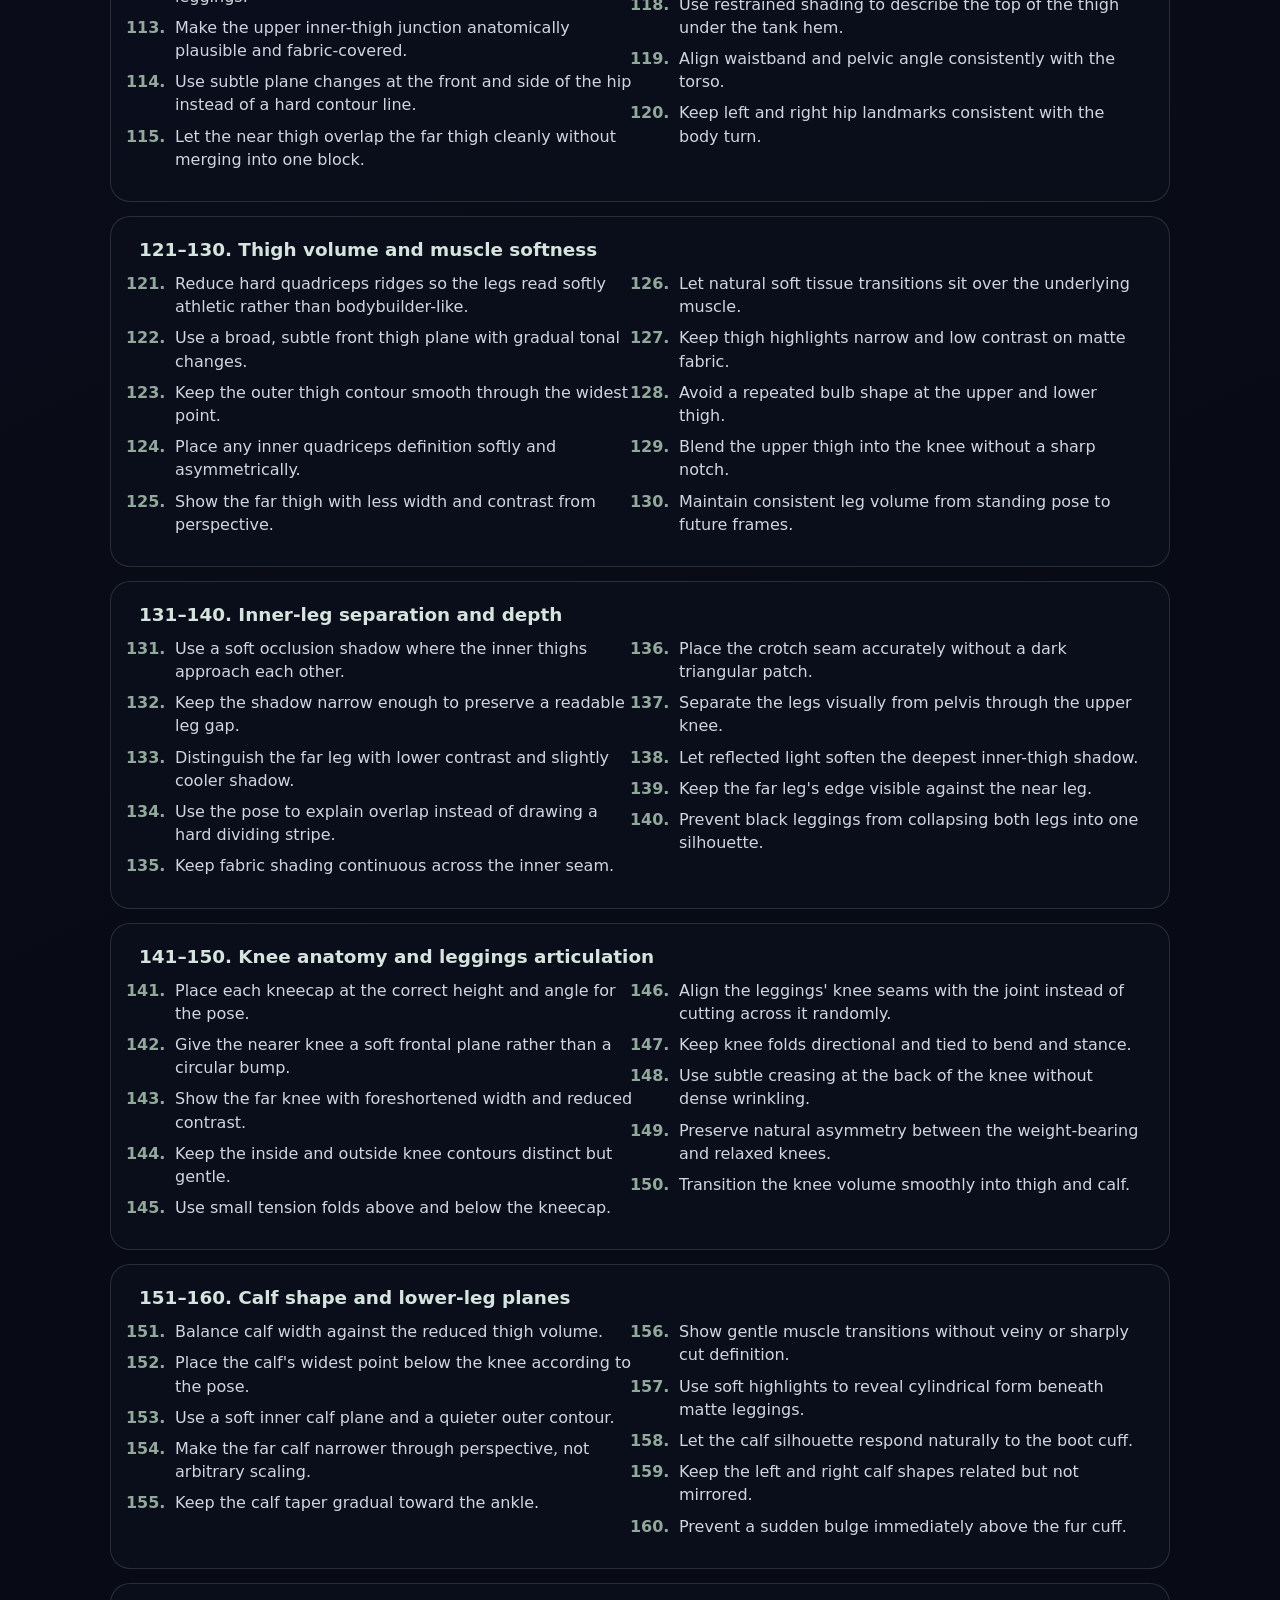
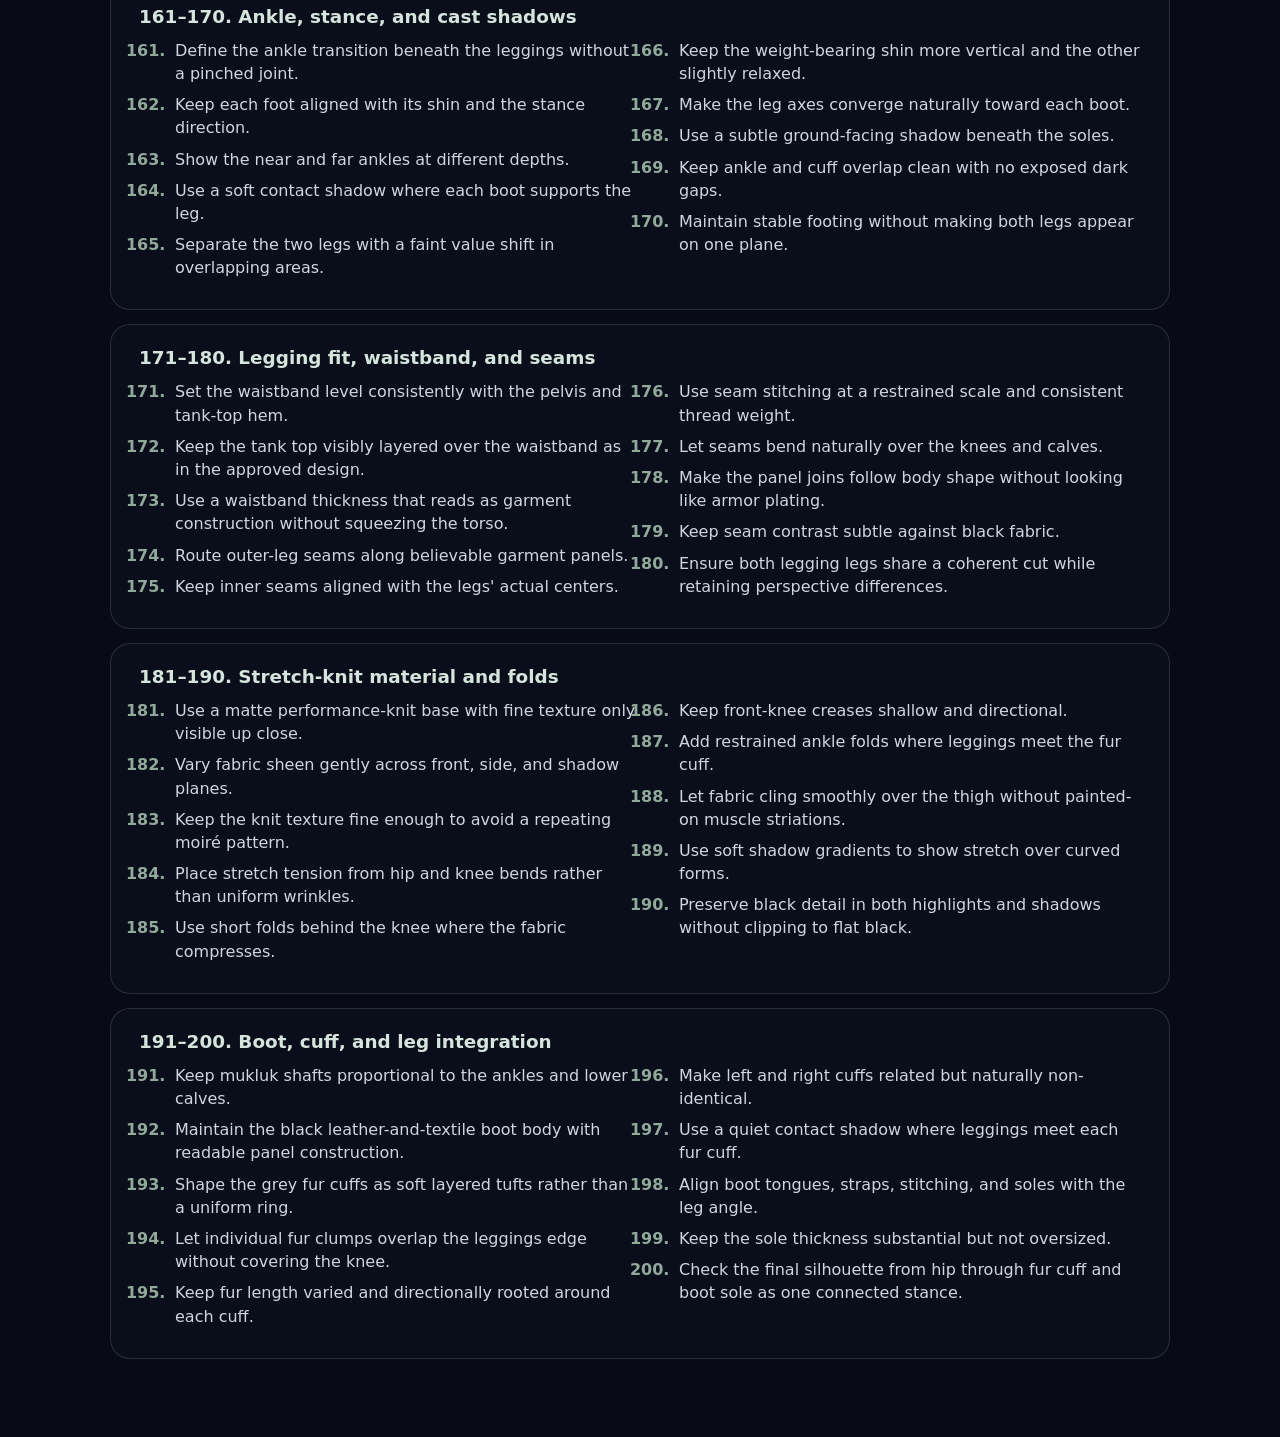
<file: s-human-spp-hairline-legs-200-upgrades.html>
<!doctype html>
<html lang="en">
<head>
<meta charset="utf-8"><meta name="viewport" content="width=device-width, initial-scale=1"><meta name="theme-color" content="#101426">
<title>S++ · hairline and legs refinement | CASE: Creature Chaos</title>
<link rel="stylesheet" href="style.css?v=case-20261011-spp3">
<style>
.upgrade-page{width:min(1060px,calc(100% - 32px));margin:0 auto;padding:36px 0 64px}.upgrade-page header{max-width:790px;margin:0 auto 28px;text-align:center}.upgrade-page h1{margin:0;font-size:clamp(2rem,6vw,3.6rem)}.upgrade-page header p:not(.eyebrow){color:var(--muted);line-height:1.6}.upgrade-back{display:inline-block;margin-bottom:22px;color:#dbe5df}.upgrade-group{margin:14px 0;padding:22px clamp(16px,3vw,28px);border:1px solid var(--line);border-radius:20px;background:rgba(12,16,30,.72)}.upgrade-group h2{margin:0 0 12px;font-size:1.15rem;color:#d5e4dc}.upgrade-group ol,.upgrade-group ul{margin:0;padding-left:2rem;columns:2;column-gap:38px}.upgrade-group li{break-inside:avoid;padding:0 0 8px 4px;color:#d1d5df;line-height:1.45}.upgrade-group li::marker{color:var(--sage);font-weight:800}.applied{border-color:rgba(145,169,155,.4)}@media(max-width:700px){.upgrade-group ol,.upgrade-group ul{columns:1}}
</style></head>
<body><main class="upgrade-page">
<a class="upgrade-back" href="./">← Back to CASE: Creature Chaos</a>
<header><p class="eyebrow">S++ · separate playable duplicate</p><h1>200 hairline and leg refinements</h1>
<p>S+ remains unchanged. This art-direction pass applies to the new S++ duplicate: a more natural curved hairline and scalp transition, aligned eyes and finer brows, a softer leg silhouette, detailed black mukluks, the forearm tattoo, and the existing signature hair loop. The 200-point checklist is split into 100 hairline/surrounding-area checks and 100 leg/legging checks.</p></header>
<section class="upgrade-group applied"><h2>Visible S++ art pass</h2><ul>
<li>Preserved S+ as the untouched selectable version and added S++ as a separate duplicate.</li>
<li>Kept the viewer-left swept hair loop, reduced crown bulk, and refined the front hairline and root flow.</li>
<li>Kept blue eyes and light, fine brows; retained the visible two-lobe earring pair with lower star and upper purple gem.</li>
<li>Added a crow, dragon, roses, and small red blossoms to the viewer-right forearm.</li>
<li>Softened the viewer-left hand with less prominent vein detail and subtle arm micro-hairs.</li>
<li>Refined the thighs, leg silhouette, matte leggings, grey fur cuffs, and black mukluk details.</li>
</ul></section>
<section class="upgrade-group"><h2>1–10. Forehead arc and skull fit</h2><ol start="1"><li>Map the hair edge to the forehead's curved bony plane instead of drawing a straight cap-like line.</li><li>Lower the frontal edge slightly so the forehead does not read unusually tall.</li><li>Shift the most prominent front edge toward the viewer-right as requested, while keeping the face recognizable.</li><li>Use a gentle convex arc across the center forehead that rolls naturally into both temples.</li><li>Allow subtle left-right asymmetry so the hairline does not look stamped from a template.</li><li>Keep the center-front contour soft rather than creating a sharp triangular peak.</li><li>Blend the edge into the crown according to the skull's turn in three-quarter view.</li><li>Let the hairline recede gradually at the temples instead of ending abruptly above the ears.</li><li>Keep the hairline's height consistent with brow, glabella, and forehead landmarks.</li><li>Check the silhouette at thumbnail size for a natural scalp-to-forehead transition.</li></ol></section>
<section class="upgrade-group"><h2>11–20. Part, scalp, and root direction</h2><ol start="11"><li>Place the part where the head's crown and swept style can plausibly generate the visible flow.</li><li>Use an irregular narrow scalp part rather than a broad stripe of exposed scalp.</li><li>Carry the part through the correct perspective plane instead of drawing it as a flat line.</li><li>Show a subtle change in root direction on either side of the part.</li><li>Keep the scalp visible only where the hair separates under tension.</li><li>Blend root color into the lengths without a harsh band or painted-on highlight.</li><li>Anchor each visible lock to a believable root area.</li><li>Make root density slightly tighter than the loose mid-lengths.</li><li>Let the roots follow the skull rather than floating above it.</li><li>Keep part edges softly broken by a few fine strands.</li></ol></section>
<section class="upgrade-group"><h2>21–30. Hairline microstructure and baby hairs</h2><ol start="21"><li>Break the perimeter into fine tapered hairs rather than a hard digital outline.</li><li>Vary baby-hair length at the front edge with a restrained, natural rhythm.</li><li>Keep fine forehead hairs sparse enough to preserve a clean facial read.</li><li>Taper each visible baby hair toward its tip instead of ending bluntly.</li><li>Vary the baby hairs' direction to follow local growth and styling tension.</li><li>Use tiny gaps between selected wisps so the edge breathes against the skin.</li><li>Keep short hairs close to the scalp instead of turning them into long curls.</li><li>Softly integrate peach-fuzz-like edge hairs with the skin's lighting.</li><li>Avoid repeating the same scallop pattern along the entire hairline.</li><li>Ensure wisps do not overlap eyebrows, eyes, or the defining front loop.</li></ol></section>
<section class="upgrade-group"><h2>31–40. Temples and sideburn transitions</h2><ol start="31"><li>Shape the temple notch to suit the forehead width and brow position.</li><li>Blend temple density gradually into the side hair rather than showing a bald wedge.</li><li>Let the sideburn taper toward the ear with a soft, believable edge.</li><li>Keep the hair in front of the ear fine enough to reveal the ear silhouette.</li><li>Preserve the visible two-lobe-earring area without stray strands covering the studs.</li><li>Let temple locks follow the cheek plane without sticking straight outward.</li><li>Use a few shorter face-framing strands to soften the temple transition.</li><li>Keep left and right temple shapes related but not mechanically identical.</li><li>Separate the temple shadow from the hair mass with soft value changes.</li><li>Check that the temple edge remains plausible when the head turns.</li></ol></section>
<section class="upgrade-group"><h2>41–50. Root flow and lock construction</h2><ol start="41"><li>Organize hair into primary, secondary, and fine strand layers.</li><li>Keep major locks broad enough to read as hair masses at gameplay scale.</li><li>Use finer strands only to explain edges, overlaps, and direction changes.</li><li>Vary lock widths so every strand does not have identical thickness.</li><li>Let roots emerge in fan-like groups that merge into larger locks.</li><li>Show overlapping locks with clear front-to-back order.</li><li>Keep individual strand highlights aligned with the lock's curvature.</li><li>Make strand ends taper and separate without multiplying into noisy threads.</li><li>Use gentle changes in curvature through the mid-lengths instead of parallel tubes.</li><li>Make each visible lock connect to the hairstyle's overall sweep.</li></ol></section>
<section class="upgrade-group"><h2>51–60. Crown height and volume control</h2><ol start="51"><li>Flatten the crown to follow the skull rather than forming a raised cap.</li><li>Reduce far-side crown volume so it does not overpower the face in profile.</li><li>Keep lift concentrated only where the hairstyle's sweep requires it.</li><li>Blend top strands into the crown without a separate puffed mound.</li><li>Use shallow layered overlap to suggest volume without increasing the silhouette.</li><li>Preserve the natural head shape beneath the hair mass.</li><li>Keep crown highlights broad and soft rather than creating bead-like ridges.</li><li>Let the crown slope continuously toward the back of the head.</li><li>Break the top outline with only a few fine flyaways.</li><li>Compare the crown silhouette with the brow-to-chin scale to avoid a top-heavy head.</li></ol></section>
<section class="upgrade-group"><h2>61–70. Signature swept-over loop</h2><ol start="61"><li>Keep the distinctive loop on the viewer-left as a clear, readable signature feature.</li><li>Make the loop's root visibly connect to the main sweep instead of appearing attached.</li><li>Give the loop an even, controlled arc without a kink at its apex.</li><li>Maintain a believable strand bundle inside the loop rather than an empty ring.</li><li>Keep the loop's opening clean enough to read against the background.</li><li>Use a small range of strand widths through the loop to imply layered hair.</li><li>Make the loop lie close to the scalp where the style pulls it back.</li><li>Allow subtle overlap where the loop crosses the crown.</li><li>Preserve the loop's height while reducing unrelated crown puffiness.</li><li>Ensure the loop stays distinct from loose flyaways and side strands.</li></ol></section>
<section class="upgrade-group"><h2>71–80. Face-framing locks and silhouette</h2><ol start="71"><li>Use face-framing strands to clarify the forehead-to-temple transition.</li><li>Keep front locks clear of the eye and eyebrow silhouette.</li><li>Let cheek-side strands follow the cheek's contour without hiding the jaw.</li><li>Vary the gaps between locks so the face does not sit behind a solid hair curtain.</li><li>Keep the far-side outline narrower in keeping with three-quarter perspective.</li><li>Let back lengths layer behind the shoulder and arm in a readable order.</li><li>Shape the outer silhouette with a mix of long curves and restrained breaks.</li><li>Use tapered ends around the shoulder instead of a single blunt shelf.</li><li>Keep hair-to-skin occlusion clean at the neck and ear.</li><li>Check that no stray edge reads as an extra loop or separate object.</li></ol></section>
<section class="upgrade-group"><h2>81–90. Color, sheen, and strand texture</h2><ol start="81"><li>Use a natural brunette base with small warm-cool shifts rather than a single brown fill.</li><li>Keep root shadows deeper but soft enough to preserve strand detail.</li><li>Place highlights along the curve of each lock, not as straight painted stripes.</li><li>Vary highlight width with strand grouping and light direction.</li><li>Retain midtone detail between highlights so the hair does not look metallic.</li><li>Use subtle hue variation through the lengths without changing the overall brunette color.</li><li>Keep fine flyaway highlights low contrast at normal game size.</li><li>Reserve the brightest accents for the top-facing curves.</li><li>Separate overlapping locks with value changes instead of black outline strokes.</li><li>Prevent repeating texture motifs that make the hair look tiled.</li></ol></section>
<section class="upgrade-group"><h2>91–100. Edge cleanup and animation readiness</h2><ol start="91"><li>Keep the alpha silhouette clean around individual hair wisps.</li><li>Remove isolated translucent specks that do not connect to a strand.</li><li>Use tapering edge strands that will not flicker into square pixels when scaled.</li><li>Keep the hairline's fine detail readable at the character-select display size.</li><li>Maintain a stable large-scale silhouette for later animation frames.</li><li>Separate hair masses where strand groups could plausibly move independently.</li><li>Keep the front loop's contour consistent enough for a future rig.</li><li>Avoid intersecting strands that would be impossible to animate cleanly.</li><li>Check the hairstyle at full resolution and at small gameplay scale.</li><li>Preserve the same hairline landmarks across future views and animation poses.</li></ol></section>
<section class="upgrade-group"><h2>101–110. Full-leg proportion and silhouette</h2><ol start="101"><li>Reduce the exaggerated upper-thigh width while keeping the adult build healthy and natural.</li><li>Keep waist and pelvis proportions stable while improving the leg transition below them.</li><li>Balance both thighs against shoulder width and overall stature.</li><li>Account for the three-quarter pose so the far leg reads narrower from perspective.</li><li>Keep the leg gap visible where the stance separates the thighs.</li><li>Use a gradual hip-to-thigh contour rather than a sudden outward bulge.</li><li>Keep thigh width changes smooth from hip to knee.</li><li>Balance thigh and calf mass so the lower leg does not look detached.</li><li>Preserve the pose's weight-bearing leg and relaxed counter-leg.</li><li>Review the whole silhouette at thumbnail size for visual balance.</li></ol></section>
<section class="upgrade-group"><h2>111–120. Hip crease and upper-thigh anatomy</h2><ol start="111"><li>Place the front hip crease according to the pelvis tilt and stance.</li><li>Keep the glute-to-thigh transition soft beneath the leggings.</li><li>Make the upper inner-thigh junction anatomically plausible and fabric-covered.</li><li>Use subtle plane changes at the front and side of the hip instead of a hard contour line.</li><li>Let the near thigh overlap the far thigh cleanly without merging into one block.</li><li>Keep the outer hip curve natural rather than pinched or squared off.</li><li>Connect the waist-to-hip change smoothly into both legs.</li><li>Use restrained shading to describe the top of the thigh under the tank hem.</li><li>Align waistband and pelvic angle consistently with the torso.</li><li>Keep left and right hip landmarks consistent with the body turn.</li></ol></section>
<section class="upgrade-group"><h2>121–130. Thigh volume and muscle softness</h2><ol start="121"><li>Reduce hard quadriceps ridges so the legs read softly athletic rather than bodybuilder-like.</li><li>Use a broad, subtle front thigh plane with gradual tonal changes.</li><li>Keep the outer thigh contour smooth through the widest point.</li><li>Place any inner quadriceps definition softly and asymmetrically.</li><li>Show the far thigh with less width and contrast from perspective.</li><li>Let natural soft tissue transitions sit over the underlying muscle.</li><li>Keep thigh highlights narrow and low contrast on matte fabric.</li><li>Avoid a repeated bulb shape at the upper and lower thigh.</li><li>Blend the upper thigh into the knee without a sharp notch.</li><li>Maintain consistent leg volume from standing pose to future frames.</li></ol></section>
<section class="upgrade-group"><h2>131–140. Inner-leg separation and depth</h2><ol start="131"><li>Use a soft occlusion shadow where the inner thighs approach each other.</li><li>Keep the shadow narrow enough to preserve a readable leg gap.</li><li>Distinguish the far leg with lower contrast and slightly cooler shadow.</li><li>Use the pose to explain overlap instead of drawing a hard dividing stripe.</li><li>Keep fabric shading continuous across the inner seam.</li><li>Place the crotch seam accurately without a dark triangular patch.</li><li>Separate the legs visually from pelvis through the upper knee.</li><li>Let reflected light soften the deepest inner-thigh shadow.</li><li>Keep the far leg's edge visible against the near leg.</li><li>Prevent black leggings from collapsing both legs into one silhouette.</li></ol></section>
<section class="upgrade-group"><h2>141–150. Knee anatomy and leggings articulation</h2><ol start="141"><li>Place each kneecap at the correct height and angle for the pose.</li><li>Give the nearer knee a soft frontal plane rather than a circular bump.</li><li>Show the far knee with foreshortened width and reduced contrast.</li><li>Keep the inside and outside knee contours distinct but gentle.</li><li>Use small tension folds above and below the kneecap.</li><li>Align the leggings' knee seams with the joint instead of cutting across it randomly.</li><li>Keep knee folds directional and tied to bend and stance.</li><li>Use subtle creasing at the back of the knee without dense wrinkling.</li><li>Preserve natural asymmetry between the weight-bearing and relaxed knees.</li><li>Transition the knee volume smoothly into thigh and calf.</li></ol></section>
<section class="upgrade-group"><h2>151–160. Calf shape and lower-leg planes</h2><ol start="151"><li>Balance calf width against the reduced thigh volume.</li><li>Place the calf's widest point below the knee according to the pose.</li><li>Use a soft inner calf plane and a quieter outer contour.</li><li>Make the far calf narrower through perspective, not arbitrary scaling.</li><li>Keep the calf taper gradual toward the ankle.</li><li>Show gentle muscle transitions without veiny or sharply cut definition.</li><li>Use soft highlights to reveal cylindrical form beneath matte leggings.</li><li>Let the calf silhouette respond naturally to the boot cuff.</li><li>Keep the left and right calf shapes related but not mirrored.</li><li>Prevent a sudden bulge immediately above the fur cuff.</li></ol></section>
<section class="upgrade-group"><h2>161–170. Ankle, stance, and cast shadows</h2><ol start="161"><li>Define the ankle transition beneath the leggings without a pinched joint.</li><li>Keep each foot aligned with its shin and the stance direction.</li><li>Show the near and far ankles at different depths.</li><li>Use a soft contact shadow where each boot supports the leg.</li><li>Separate the two legs with a faint value shift in overlapping areas.</li><li>Keep the weight-bearing shin more vertical and the other slightly relaxed.</li><li>Make the leg axes converge naturally toward each boot.</li><li>Use a subtle ground-facing shadow beneath the soles.</li><li>Keep ankle and cuff overlap clean with no exposed dark gaps.</li><li>Maintain stable footing without making both legs appear on one plane.</li></ol></section>
<section class="upgrade-group"><h2>171–180. Legging fit, waistband, and seams</h2><ol start="171"><li>Set the waistband level consistently with the pelvis and tank-top hem.</li><li>Keep the tank top visibly layered over the waistband as in the approved design.</li><li>Use a waistband thickness that reads as garment construction without squeezing the torso.</li><li>Route outer-leg seams along believable garment panels.</li><li>Keep inner seams aligned with the legs' actual centers.</li><li>Use seam stitching at a restrained scale and consistent thread weight.</li><li>Let seams bend naturally over the knees and calves.</li><li>Make the panel joins follow body shape without looking like armor plating.</li><li>Keep seam contrast subtle against black fabric.</li><li>Ensure both legging legs share a coherent cut while retaining perspective differences.</li></ol></section>
<section class="upgrade-group"><h2>181–190. Stretch-knit material and folds</h2><ol start="181"><li>Use a matte performance-knit base with fine texture only visible up close.</li><li>Vary fabric sheen gently across front, side, and shadow planes.</li><li>Keep the knit texture fine enough to avoid a repeating moiré pattern.</li><li>Place stretch tension from hip and knee bends rather than uniform wrinkles.</li><li>Use short folds behind the knee where the fabric compresses.</li><li>Keep front-knee creases shallow and directional.</li><li>Add restrained ankle folds where leggings meet the fur cuff.</li><li>Let fabric cling smoothly over the thigh without painted-on muscle striations.</li><li>Use soft shadow gradients to show stretch over curved forms.</li><li>Preserve black detail in both highlights and shadows without clipping to flat black.</li></ol></section>
<section class="upgrade-group"><h2>191–200. Boot, cuff, and leg integration</h2><ol start="191"><li>Keep mukluk shafts proportional to the ankles and lower calves.</li><li>Maintain the black leather-and-textile boot body with readable panel construction.</li><li>Shape the grey fur cuffs as soft layered tufts rather than a uniform ring.</li><li>Let individual fur clumps overlap the leggings edge without covering the knee.</li><li>Keep fur length varied and directionally rooted around each cuff.</li><li>Make left and right cuffs related but naturally non-identical.</li><li>Use a quiet contact shadow where leggings meet each fur cuff.</li><li>Align boot tongues, straps, stitching, and soles with the leg angle.</li><li>Keep the sole thickness substantial but not oversized.</li><li>Check the final silhouette from hip through fur cuff and boot sole as one connected stance.</li></ol></section>
</main></body></html>
</file>
<file: style.css>
:root {
  --ink: #f7f4ec;
  --muted: #aeb5c7;
  --night: #0b0f1d;
  --panel: rgba(22, 28, 48, .78);
  --line: rgba(255, 255, 255, .13);
  --teal: #28c1b5;
  --sage: #91a99b;
  --yellow: #f0bd45;
  --red: #d84c59;
  --violet: #aa78ef;
}

* { box-sizing: border-box; }

html { min-height: 100%; background: var(--night); }

body {
  margin: 0;
  min-height: 100vh;
  color: var(--ink);
  font-family: Inter, ui-rounded, "SF Pro Rounded", system-ui, -apple-system, BlinkMacSystemFont, "Segoe UI", sans-serif;
  background:
    radial-gradient(circle at 15% 5%, rgba(40,193,181,.18), transparent 34rem),
    radial-gradient(circle at 90% 16%, rgba(170,120,239,.17), transparent 31rem),
    linear-gradient(155deg, #10162a, #080b15 70%);
  overflow-x: hidden;
}

button { font: inherit; }
button:focus-visible { outline: 3px solid #fff; outline-offset: 3px; }

.grain {
  position: fixed;
  inset: 0;
  pointer-events: none;
  opacity: .05;
  z-index: 10;
  background-image: url("data:image/svg+xml,%3Csvg viewBox='0 0 180 180' xmlns='http://www.w3.org/2000/svg'%3E%3Cfilter id='n'%3E%3CfeTurbulence type='fractalNoise' baseFrequency='.78' numOctaves='3' stitchTiles='stitch'/%3E%3C/filter%3E%3Crect width='100%25' height='100%25' filter='url(%23n)' opacity='.9'/%3E%3C/svg%3E");
}

.screen { display: none; }
.screen.active { display: block; }

#home {
  width: min(1180px, calc(100% - 32px));
  margin: 0 auto;
  padding: 56px 0 72px;
}

.hero { text-align: center; max-width: 760px; margin: 0 auto 38px; }
.eyebrow { margin: 0 0 10px; color: var(--yellow); font-weight: 800; letter-spacing: .16em; text-transform: uppercase; font-size: .75rem; }
.hero h1 { margin: 0; display: flex; justify-content: center; gap: clamp(4px, 1.4vw, 16px); font-size: clamp(4.8rem, 16vw, 10rem); line-height: .78; letter-spacing: -.08em; }
.hero h1 span { filter: drop-shadow(0 14px 30px rgba(0,0,0,.3)); }
.hero h1 span:nth-child(1) { color: var(--violet); transform: rotate(-4deg); }
.hero h1 span:nth-child(2) { color: var(--red); transform: rotate(3deg); }
.hero h1 span:nth-child(3) { color: var(--sage); transform: rotate(-2deg); }
.hero h1 span:nth-child(4) { color: var(--teal); transform: rotate(4deg); }
.subtitle { margin: 16px 0 6px; font-size: clamp(1.35rem, 4vw, 2.25rem); font-weight: 900; letter-spacing: .08em; text-transform: uppercase; }
.intro { margin: 12px auto 0; max-width: 580px; color: var(--muted); font-size: 1rem; line-height: 1.55; }

.roster { display: grid; grid-template-columns: repeat(4, 1fr); gap: 14px; }
.character-card {
  --accent: var(--violet);
  position: relative;
  overflow: hidden;
  min-height: 370px;
  border: 1px solid var(--line);
  border-radius: 28px;
  background: linear-gradient(180deg, color-mix(in srgb, var(--accent) 15%, transparent), var(--panel) 58%);
  box-shadow: inset 0 1px rgba(255,255,255,.07), 0 20px 45px rgba(0,0,0,.2);
}
.character-card[data-id="A"] { --accent: var(--red); }
.character-card[data-id="S"] { --accent: var(--sage); }
.character-card[data-id="E"] { --accent: var(--teal); }
.character-card::after { content: ""; position: absolute; inset: auto -25% -36% -25%; height: 58%; background: radial-gradient(ellipse, color-mix(in srgb, var(--accent) 32%, transparent), transparent 65%); }
.card-top { position: absolute; z-index: 2; inset: 18px 18px auto; display: flex; justify-content: space-between; align-items: center; }
.card-initial { display: grid; place-items: center; width: 43px; aspect-ratio: 1; border-radius: 14px; color: #0d1020; background: var(--accent); font-size: 1.35rem; font-weight: 950; }
.card-age { color: var(--muted); font-size: .7rem; font-weight: 800; text-transform: uppercase; letter-spacing: .1em; }
.form-art { position: absolute; z-index: 1; top: 55px; left: 5%; right: auto; bottom: auto; display: block; width: 90%; height: auto; max-height: calc(100% - 168px); object-fit: contain; object-position: center bottom; background: none; transform-origin: center bottom; filter: drop-shadow(0 18px 12px rgba(0,0,0,.36)); transition: opacity .2s, transform .5s; }
/* Human stature tiers; animal transformations keep their existing sizing. */
.character-card:not(.flight):not(.chaos)[data-id="A"] .form-art { transform: scale(1.15, 1.15); }
.character-card:not(.flight):not(.chaos)[data-id="S"] .form-art { inset: 55px auto auto 50%; width: auto; height: auto; max-width: 90%; max-height: calc(100% - 168px); object-fit: contain; background: transparent; transform: translateX(-50%); }
.character-card.chaos .form-art { transform: scale(1.02); }
.character-card.flight[data-id="A"] .form-art { transform: scale(1.28); translate: 0 -8px; }
.character-card.flight[data-id="S"] .form-art { transform: scale(1.04); translate: 0 -8px; }
.character-card.flight[data-id="E"] .form-art { filter: grayscale(.92) brightness(1.28) contrast(1.12) saturate(.4) drop-shadow(0 18px 12px rgba(0,0,0,.36)); }
.character-card.chaos[data-id="A"] .form-art { transform: scale(1.3, 1.22); }
.character-card.chaos[data-id="S"] .form-art { transform: scale(1.1); }
.character-card.chaos[data-id="C"] .form-art { transform: scale(.9); }
.character-card.chaos[data-id="E"] .form-art { transform: scale(.9); }
.card-copy { position: absolute; z-index: 2; inset: auto 18px 17px; }
.card-copy p { margin: 0 0 3px; color: var(--muted); font-size: .7rem; font-weight: 800; text-transform: uppercase; letter-spacing: .08em; }
.card-copy h2 { margin: 0; font-size: 1.42rem; }
.character-card.chaos .card-copy h2 { min-height: 2.4em; display: flex; align-items: flex-end; }
.card-copy small { display: block; min-height: 2.6em; margin-top: 6px; color: #cbd0dc; line-height: 1.3; }
.character-card[data-id="E"] .card-copy small { max-width: 23ch; }

.locked-forms { margin-top: 22px; padding: 22px; border: 1px solid rgba(255,255,255,.1); border-radius: 24px; background: rgba(12,16,30,.58); }
.locked-heading { display: flex; align-items: center; justify-content: space-between; gap: 12px; margin-bottom: 18px; }
.locked-heading .eyebrow { margin-bottom: 4px; }
.locked-heading h2 { margin: 0; font-size: 1.5rem; }
.locked-heading > span { padding: 7px 11px; border: 1px solid rgba(240,189,69,.24); border-radius: 999px; color: #d8c991; background: rgba(240,189,69,.08); font-size: .72rem; font-weight: 800; }
.locked-groups { display: grid; grid-template-columns: 1fr 1fr; gap: 20px; }
.locked-group h3 { margin: 0 0 9px; color: #cbd0dc; font-size: .82rem; letter-spacing: .08em; text-transform: uppercase; }
.locked-buttons { display: grid; grid-template-columns: repeat(2, minmax(0, 1fr)); gap: 8px; }
.locked-form { min-width: 0; display: flex; align-items: center; gap: 9px; padding: 9px; border: 1px solid rgba(255,255,255,.08); border-radius: 14px; color: #c8cbd3; background: rgba(255,255,255,.035); text-align: left; opacity: .52; cursor: not-allowed; }
.locked-initial { display: grid; place-items: center; flex: 0 0 32px; aspect-ratio: 1; border-radius: 10px; color: #c8cbd3; background: #4b4f5c; font-weight: 900; }
.locked-form strong, .locked-form small { display: block; overflow: hidden; text-overflow: ellipsis; white-space: nowrap; }
.locked-form strong { font-size: .88rem; }
.locked-form small { margin-top: 2px; color: #969baa; font-size: .65rem; }
.lock-icon { margin-left: auto; font-size: .82rem; filter: grayscale(1); }

.launch-panel { margin-top: 18px; padding: 16px 18px; display: flex; align-items: center; justify-content: space-between; gap: 18px; border: 1px solid var(--line); border-radius: 22px; background: rgba(12,16,30,.7); backdrop-filter: blur(18px); }
.launch-label { margin: 0 0 8px; color: var(--muted); font-size: .7rem; font-weight: 800; text-transform: uppercase; letter-spacing: .1em; }
.segmented { display: flex; gap: 4px; padding: 4px; border-radius: 14px; background: #080b15; }
.segmented button { padding: 9px 13px; border: 0; border-radius: 10px; color: var(--muted); background: transparent; cursor: pointer; font-weight: 800; }
.segmented button.selected { color: #101322; background: var(--ink); }
.primary { border: 0; border-radius: 15px; padding: 14px 20px; color: #111422; background: linear-gradient(135deg, #ffe37c, var(--yellow)); font-weight: 950; cursor: pointer; box-shadow: 0 8px 22px rgba(240,189,69,.2); }
.primary:hover { transform: translateY(-2px); }

#game { min-height: 100vh; background: #060914; }
.game-shell { width: min(100%, 1500px); margin: 0 auto; }
.game-bar { min-height: 72px; padding: 10px 16px; display: flex; align-items: center; gap: 13px; background: #101527; border-bottom: 1px solid var(--line); }
.icon-button { width: 44px; height: 44px; border: 1px solid var(--line); border-radius: 13px; color: var(--ink); background: rgba(255,255,255,.06); cursor: pointer; font-size: 1.25rem; }
.identity { display: flex; align-items: center; gap: 10px; min-width: 180px; }
.initial { display: grid; place-items: center; width: 43px; aspect-ratio: 1; border-radius: 13px; color: #121526; background: var(--violet); font-weight: 950; font-size: 1.2rem; }
.identity strong, .identity small, .objective small { display: block; }
.identity small, .objective small { color: var(--muted); font-size: .7rem; }
.objective { margin-left: auto; text-align: right; font-weight: 900; }
.canvas-wrap { position: relative; width: 100%; overflow: hidden; background: #92c3bf; }
canvas { display: block; width: 100%; height: auto; aspect-ratio: 16/9; touch-action: none; }
.toast { position: absolute; top: 16px; left: 50%; translate: -50% -20px; padding: 10px 15px; border: 1px solid rgba(255,255,255,.35); border-radius: 999px; color: #101322; background: rgba(255,255,255,.9); font-weight: 850; opacity: 0; pointer-events: none; transition: .25s; box-shadow: 0 8px 24px rgba(0,0,0,.2); }
.toast.show { opacity: 1; translate: -50% 0; }
.finish-card { position: absolute; inset: 50% auto auto 50%; translate: -50% -50%; width: min(420px, calc(100% - 32px)); padding: 28px; text-align: center; border: 1px solid rgba(255,255,255,.24); border-radius: 24px; background: rgba(12,16,30,.94); box-shadow: 0 30px 80px rgba(0,0,0,.45); backdrop-filter: blur(18px); }
.finish-card h2 { margin: 5px 0 8px; font-size: 2rem; }
.finish-card p:not(.eyebrow) { color: var(--muted); }
.finish-card .primary { margin-top: 8px; }

.character-dock { min-height: 76px; padding: 9px 12px; display: flex; justify-content: center; gap: 8px; border-top: 1px solid var(--line); background: #0d1120; }
.dock-character { --accent: var(--violet); width: min(150px, 23vw); display: flex; align-items: center; gap: 8px; padding: 7px 10px; border: 1px solid var(--line); border-radius: 15px; color: var(--ink); background: rgba(255,255,255,.04); cursor: pointer; text-align: left; }
.dock-character[data-id="A"] { --accent: var(--red); }
.dock-character[data-id="S"] { --accent: var(--sage); }
.dock-character[data-id="S2"] { --accent: var(--sage); }
.dock-character[data-id="S3"] { --accent: var(--sage); }
.dock-character[data-id="E"] { --accent: var(--teal); }
.dock-character.selected { border-color: var(--accent); background: color-mix(in srgb, var(--accent) 14%, transparent); box-shadow: inset 0 0 0 1px var(--accent); }
.dock-character b { display: grid; place-items: center; flex: 0 0 36px; aspect-ratio: 1; border-radius: 11px; color: #101322; background: var(--accent); }
.dock-character span { overflow: hidden; }
.dock-character strong, .dock-character small { display: block; overflow: hidden; white-space: nowrap; text-overflow: ellipsis; }
.dock-character small { color: var(--muted); font-size: .66rem; }

.mobile-controls { display: none; justify-content: space-between; gap: 16px; padding: 12px max(12px, env(safe-area-inset-right)) calc(12px + env(safe-area-inset-bottom)) max(12px, env(safe-area-inset-left)); background: #080b15; }
.move-controls,  .action-controls { display: flex; gap: 8px; }
.mobile-controls button { width: 58px; height: 56px; border: 1px solid var(--line); border-radius: 17px; color: var(--ink); background: rgba(255,255,255,.08); font-size: 1.2rem; font-weight: 900; touch-action: none; }
.mobile-controls button small { display: block; font-size: .48rem; letter-spacing: .04em; }
.mobile-controls .ability { background: rgba(240,189,69,.17); border-color: rgba(240,189,69,.45); }
.mobile-controls .special { background: rgba(32,201,195,.17); border-color: rgba(32,201,195,.45); }
.mobile-controls .transform { background: rgba(170,120,239,.16); border-color: rgba(170,120,239,.45); }

@media (max-width: 900px) {
  .character-dock { justify-content: flex-start; overflow-x: auto; }
  .dock-character { flex: 0 0 min(150px, 42vw); }
  #home { padding-top: 38px; }
  .roster { grid-template-columns: repeat(2, 1fr); }
  .locked-groups { grid-template-columns: 1fr; }
  .character-card { min-height: 340px; }
  .mobile-controls { display: flex; }
}

@media (max-width: 560px) {
  #home { width: min(100% - 20px, 520px); padding-top: 28px; }
  .hero { margin-bottom: 24px; }
  .roster { gap: 9px; }
  .character-card { min-height: 260px; border-radius: 20px; }
  .form-art { inset: 47px 5% auto; width: 90%; max-height: calc(100% - 152px); }
  .card-top { inset: 12px 12px auto; }
  .card-copy { inset: auto 12px 12px; }
  .card-copy h2 { font-size: 1.05rem; }
  .card-copy small { font-size: .69rem; }
  .card-initial { width: 36px; border-radius: 11px; }
  .launch-panel { align-items: stretch; flex-direction: column; }
  .segmented { display: grid; grid-template-columns: repeat(3, 1fr); }
  .segmented button { padding-inline: 8px; font-size: .78rem; }
  .primary { width: 100%; }
  .game-bar { min-height: 62px; padding: 7px 9px; }
  .identity { min-width: 0; }
  .identity strong { max-width: 92px; overflow: hidden; white-space: nowrap; text-overflow: ellipsis; }
  .objective { font-size: .8rem; }
  .character-dock { min-height: 60px; padding: 7px; }
  .dock-character { justify-content: center; width: 23%; padding: 5px; }
  .dock-character b { flex-basis: 36px; }
  .dock-character span { display: none; }
  .mobile-controls { gap: 4px; padding-left: 7px; padding-right: 7px; }
  .move-controls, .action-controls { gap: 4px; }
  .mobile-controls button { width: 44px; height: 50px; border-radius: 13px; }
  .mobile-controls .special { width: 44px; }
}


@media (max-width: 560px) {
  .character-card:not(.flight):not(.chaos)[data-id="S"] .form-art { top: 47px; max-height: calc(100% - 152px); }
}
</file>
